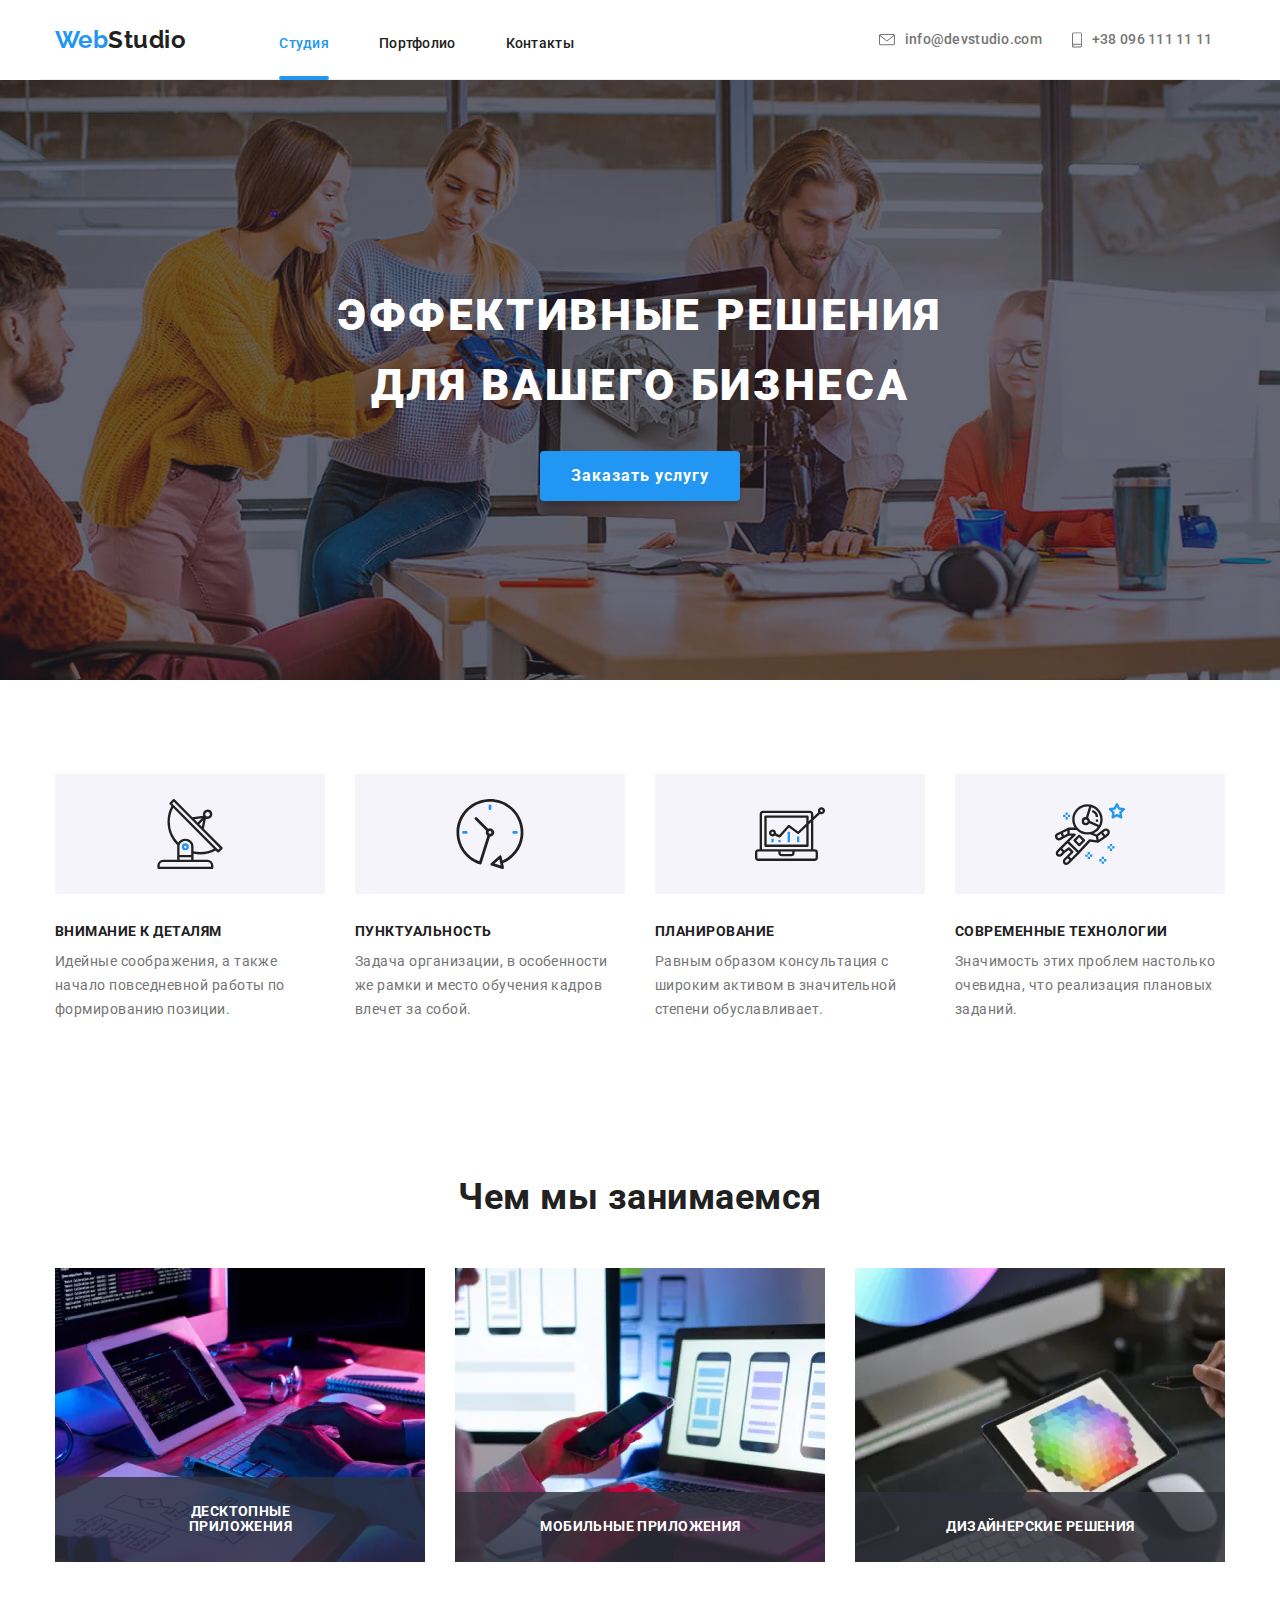
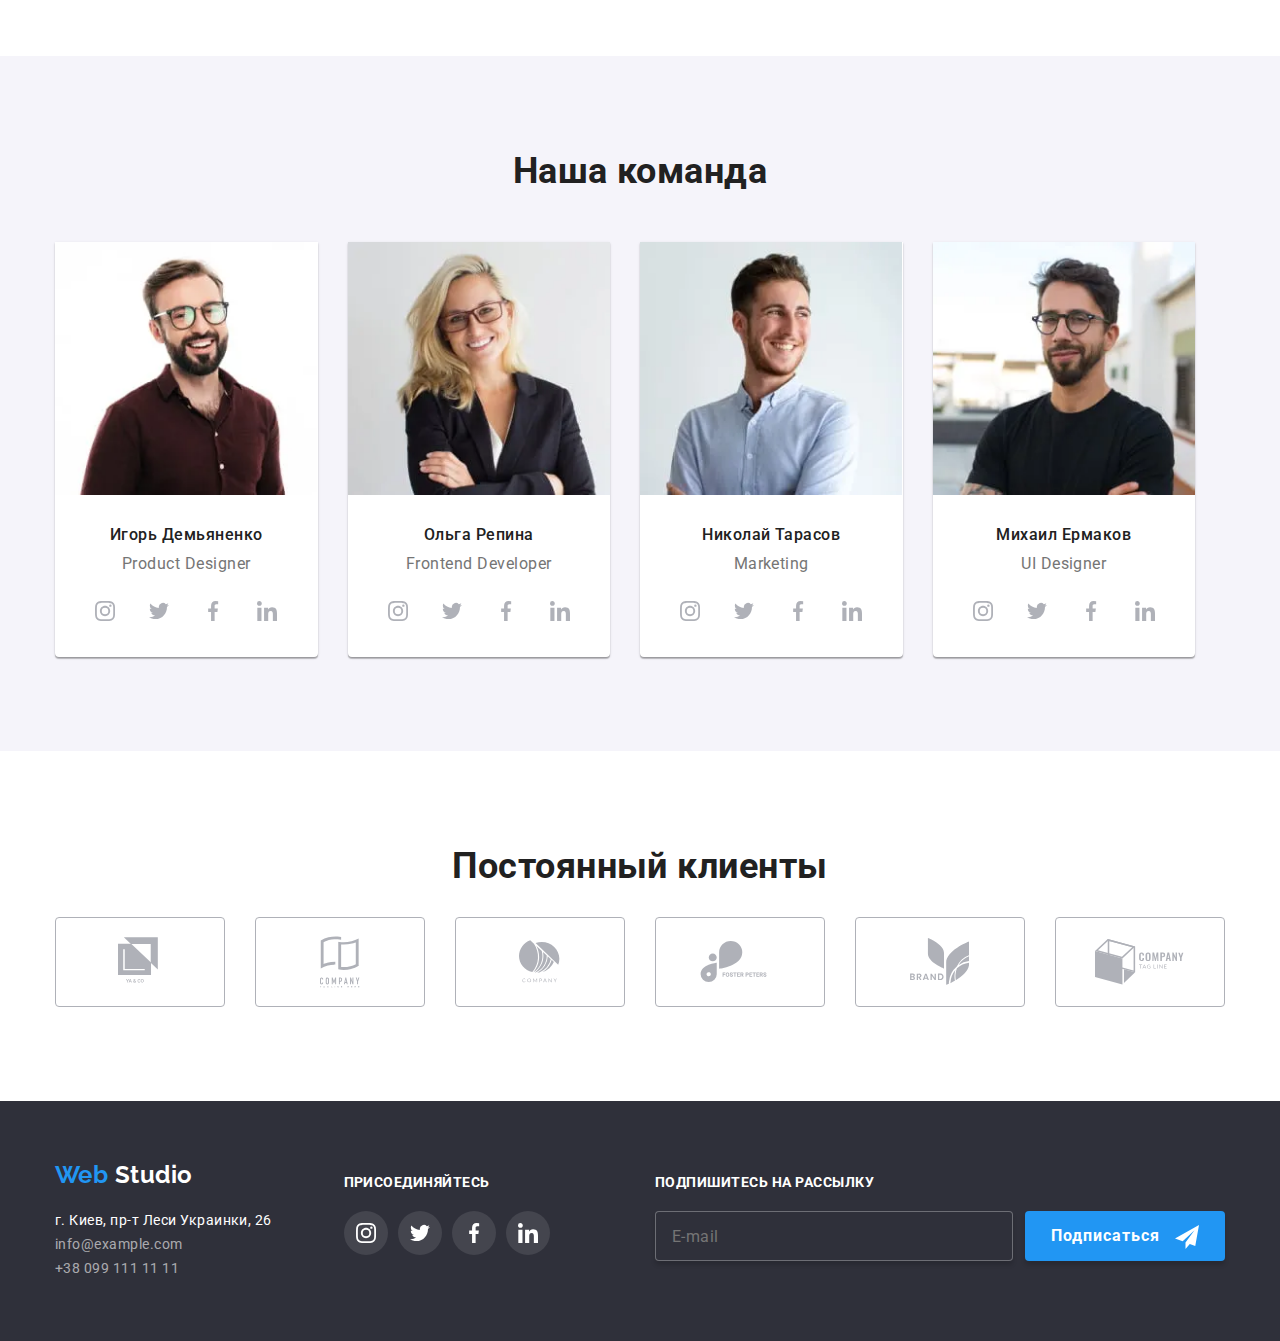
<file: index.html>
<!DOCTYPE html>
<html lang="ru">
	<head>
		<meta charset="UTF-8" />
		<meta name="description" content="WebStudio. About Us">
		<meta name="viewport" content="width=device-width, initial-scale=1.0" />
		<meta http-equiv="X-UA-Compatible" content="ie=edge" />
		<title>Web Studio</title>
		<link rel="stylesheet" href="./css/main.min.css" />
	</head>
	<body>
		<!-- Шапка -->
		<header class="page-header">
			<div class="head-container container">
				<a href="./index.html" class="logo padding">
					<span class="logo">
						<span class="logo-accent">Web</span>Studio</span>
				</a>
				<div class="head-links">
					<div class="menu-container" id="menu-container" data-menu>
						<div class="menu">
							<nav class="head-navi">
								<ul class="page list">
									<li class="page-item">
										<a href="./index.html" class="link current">Студия</a>
									</li>
									<li class="page-item">
										<a href="./portfolio.html" class="link">Портфолио</a>
									</li>
									<li class="page-item">
										<a href="" class="link">Контакты</a>
									</li>
								</ul>
							</nav>
							<ul class="head-contacts list">
								<li class="contacts-item mail">
									<a href="mailto:info@devstudio.com" class="link">
										<svg class="icon-envelope" height="12" width="16" aria-label="Электронная почта">
											<use href="./images/sprite.svg#envelope"></use>
										</svg>info@devstudio.com</a>
								</li>
								<li class="contacts-item tel">
									<a href="tel:+380961111111" class="link">
										<svg class="icon-phone" height="16" width="10" aria-label="Номер телефона">
											<use href="./images/sprite.svg#smartphone"></use>
										</svg>+38 096 111 11 11</a>
								</li>
							</ul>
						</div>
					</div>
					<button type="button" class="menu-button" aria-expanded="false" aria-controls="menu-container" data-menu-button>
						<svg width="40px" height="40px" aria-label="Переключатель мобильного меню">
							<use class="icon-menu" href="./images/sprite.svg#menu"></use>
							<use class="icon-cross" href="./images/sprite.svg#cross-1"></use>
						</svg>
					</button>
				</div>
			</div>
	</header>
		<main>
			<!-- Баннер -->
			<section class="banner">
				<h1 class="banner-title">
					Эффективные решения
					<br />
					для вашего бизнеса
				</h1>
				<button type="button" class="banner-button button" data-modal-open>Заказать услугу</button>
			</section>
			<!-- Под баннером -->
			<section class="benefits section">
				<div class="container">
					<h2 hidden>Наши преимущества</h2>
					<ul class="benefits-list list">
						<li class="benefits-item">
							<div class="benefits-bg">
								<svg aria-label="антенна" class="benefits-icon" height="70" width="70">
									<use href="./images/sprite.svg#antenna-1"></use>
								</svg>
							</div>
							<h3 class="header">Внимание к деталям</h3>
							<p class="text">
								Идейные соображения, а также начало повседневной работы по формированию позиции.
							</p>
						</li>
						<li class="benefits-item">
							<div class="benefits-bg">
								<svg aria-label="часы" class="benefits-icon" height="70" width="70">
									<use href="./images/sprite.svg#clock-1"></use>
								</svg>
							</div>
							<h3 class="header">Пунктуальность</h3>
							<p class="text">
								Задача организации, в особенности же рамки и место обучения кадров влечет за собой.
							</p>
						</li>
						<li class="benefits-item">
							<div class="benefits-bg">
								<svg aria-label="ноутбук" class="benefits-icon" height="70" width="70">
									<use href="./images/sprite.svg#laptop-1"></use>
								</svg>
							</div>
							<h3 class="header">Планирование</h3>
							<p class="text">
								Равным образом консультация с широким активом в значительной степени обуславливает.
							</p>
						</li>
						<li class="benefits-item">
							<div class="benefits-bg">
								<svg aria-label="астронавт" class="benefits-icon" height="70" width="70">
									<use href="./images/sprite.svg#astronaut-1"></use>
								</svg>
							</div>
							<h3 class="header">Современные технологии</h3>
							<p class="text">
								Значимость этих проблем настолько очевидна, что реализация плановых заданий.
							</p>
						</li>
					</ul>
				</div>
			</section>
			<!-- Чем занимаемся -->
			<section class="duties section">
				<div class="container">
					<h2 class="section-title">Чем мы занимаемся</h2>
					<ul class="duties-list list">
						<li class="duties-item">
							<picture>
								<source srcset="
								./images/tablet-1x.webp 1x, 
								./images/tablet-2x.webp 2x" type="image/webp" /> 
								<img srcset="
								./images/tablet-1x.jpg 1x, 
								./images/tablet-2x.jpg 2x" 
								src="./images/tablet.jpg" alt="планшет" width="370" height="294" />
							</picture>
							<p class="duties-text">Десктопные приложения</p>
						</li>
						<li class="duties-item">
							<picture>
								<source srcset="
								./images/smart-laptop-1x.webp 1x, 
								./images/smart-laptop-2x.webp 2x" type="image/webp" /> 
								<img srcset="
								./images/smart-laptop.jpg 1x, 
								./images/smart-laptop-2x.jpg 2x" 
								src="./images/smart-laptop.jpg" alt="смартфон и ноутбук" width="370" height="294" />
							</picture>
							<p class="duties-text">Мобильные приложения</p>
						</li>
						<li class="duties-item">
							<picture>
								<source srcset="
								./images/tablet-screen-1x.webp 1x, 
								./images/tablet-screen-2x.webp 2x" type="image/webp" /> 
								<img srcset="
								./images/tablet-screen.jpg 1x, 
								./images/tablet-screen.jpg 2x" 
								src="./images/tablet-screen.jpg" alt="экран планшета" width="370" height="294" />
							</picture>
							<p class="duties-text">Дизайнерские решения</p>
						</li>
					</ul>
				</div>
			</section>
			<!-- Наша команда -->
			<section class="team section">
				<div class="container">
					<h2 class="section-title">Наша команда</h2>
					<ul class="team-list list">
						<li class="team-member">
							<picture>
								<source srcset="./images/photo1-1200-1x.webp 1x, 
								./images/photo1-1200-2x.webp 2x" media="(min-width: 1200px)" type="image/webp" />
								<source srcset="./images/photo1-768-1x.webp 1x, 
								./images/photo1-768-2x.webp 2x" media="(min-width: 768px)" type="image/webp" />
								<source srcset="./images/photo1-480-1x.webp 1x, 
								./images/photo1-480-2x.webp 2x" type="image/webp" />
								<source srcset="./images/photo1-1200-1x.jpg 1x, 
								./images/photo1-1200-2x.jpg 2x" media="(min-width: 1200px)" />
								<source srcset="./images/photo1-768-1x.jpg 1x, 
								./images/photo1-768-2x.jpg 2x" media="(min-width: 768px)" />
								<source srcset="./images/photo1-480-1x.jpg 1x, 
								./images/photo1-480-2x.jpg 2x" />
								<img src="./images/photo1.jpg" alt="Фото Игоря Демьяненко" />
							</picture>
							<h3 class="header">Игорь Демьяненко</h3>
							<p class="text">Product Designer</p>
							<ul class="team-networks list">
								<li class="team-networks-item">
									<a
										href="https://www.instagram.com"
										class="link"
										target="_blank"
										rel="noopener noreferrer"
										aria-label="Ссылка на инстаграм"
									>
										<svg class="team-icon" height="20" width="20" aria-label="Инстаграм Николая">
											<use href="./images/sprite.svg#instagram-2"></use>
										</svg>
									</a>
								</li>
								<li class="team-networks-item">
									<a
										href="https://www.twitter.com"
										class="link"
										target="_blank"
										rel="noopener noreferrer"
										aria-label="Ссылка на твиттер"
									>
										<svg class="team-icon" height="20" width="20" aria-label="Твиттер Николая">
											<use href="./images/sprite.svg#twitter-1"></use>
										</svg>
									</a>
								</li>
								<li class="team-networks-item">
									<a
										href="https://www.facebook"
										class="link"
										target="_blank"
										rel="noopener noreferrer"
										aria-label="Ссылка на фейсбук"
									>
										<svg class="team-icon" height="20" width="20">
											<use href="./images/sprite.svg#facebook-1" aria-label="Фейсбук Николая"></use>
										</svg>
									</a>
								</li>
								<li class="team-networks-item">
									<a
										href="https://www.linkedin.com"
										class="link"
										target="_blank"
										rel="noopener noreferrer"
										aria-label="Ссылка на линкед ин"
									>
										<svg class="team-icon" height="20" width="20">
											<use href="./images/sprite.svg#linkedin-1" aria-label="Линкед ин Николая"></use>
										</svg>
									</a>
								</li>
							</ul>
						</li>
						<li class="team-member">
							<picture>
								<source srcset="./images/photo2-1200-1x.webp 1x, 
								./images/photo2-1200-2x.webp 2x" media="(min-width: 1200px)" type="image/webp" />
								<source srcset="./images/photo2-768-1x.webp 1x, 
								./images/photo2-768-2x.webp 2x" media="(min-width: 768px)" type="image/webp" />
								<source srcset="./images/photo2-480-1x.webp 1x, 
								./images/photo2-480-2x.webp 2x" type="image/webp" />
								<source srcset="./images/photo2-1200-1x.jpg 1x, 
								./images/photo2-1200-2x.jpg 2x" media="(min-width: 1200px)" />
								<source srcset="./images/photo2-768-1x.jpg 1x, 
								./images/photo2-768-2x.jpg 2x" media="(min-width: 768px)" />
								<source srcset="./images/photo2-480-1x.jpg 1x, 
								./images/photo2-480-2x.jpg 2x" />
								<img src="./images/photo2.jpg" alt="Фото Ольги Репиной" />
							</picture>
							<h3 class="header">Ольга Репина</h3>
							<p class="text">Frontend Developer</p>
							<ul class="team-networks list">
								<li class="team-networks-item">
									<a
										href="https://www.instagram.com"
										class="link"
										target="_blank"
										rel="noopener noreferrer"
										aria-label="Ссылка на инстаграм"
									>
										<svg class="team-icon" height="20" width="20">
											<use href="./images/sprite.svg#instagram-2"></use>
										</svg>
									</a>
								</li>
								<li class="team-networks-item">
									<a
										href="https://www.twitter.com"
										class="link"
										target="_blank"
										rel="noopener noreferrer"
										aria-label="Ссылка на твиттер"
									>
										<svg class="team-icon" height="20" width="20">
											<use href="./images/sprite.svg#twitter-1"></use>
										</svg>
									</a>
								</li>
								<li class="team-networks-item">
									<a
										href="https://www.facebook"
										class="link"
										target="_blank"
										rel="noopener noreferrer"
										aria-label="Ссылка на фейсбук"
									>
										<svg class="team-icon" height="20" width="20">
											<use href="./images/sprite.svg#facebook-1"></use>
										</svg>
									</a>
								</li>
								<li class="team-networks-item">
									<a
										href="https://www.linkedin.com"
										class="link"
										target="_blank"
										rel="noopener noreferrer"
										aria-label="Ссылка на линкед ин"
									>
										<svg class="team-icon" height="20" width="20">
											<use href="./images/sprite.svg#linkedin-1"></use>
										</svg>
									</a>
								</li>
							</ul>
						</li>
						<li class="team-member">
							<picture>
								<source srcset="./images/photo3-1200-1x.webp 1x, 
								./images/photo3-1200-2x.webp 2x" media="(min-width: 1200px)" type="image/webp" />
								<source srcset="./images/photo3-768-1x.webp 1x, 
								./images/photo3-768-2x.webp 2x" media="(min-width: 768px)" type="image/webp" />
								<source srcset="./images/photo3-480-1x.webp 1x, 
								./images/photo3-480-2x.webp 2x" type="image/webp" />
								<source srcset="./images/photo3-1200-1x.jpg 1x, 
								./images/photo3-1200-2x.jpg 2x" media="(min-width: 1200px)" />
								<source srcset="./images/photo3-768-1x.jpg 1x, 
								./images/photo3-768-2x.jpg 2x" media="(min-width: 768px)" />
								<source srcset="./images/photo3-480-1x.jpg 1x, 
								./images/photo3-480-2x.jpg 2x" />
								<img src="./images/photo3.jpg" alt="Фото Николая Тарасова" />
							</picture>
							<h3 class="header">Николай Тарасов</h3>
							<p class="text">Marketing</p>
							<ul class="team-networks list">
								<li class="team-networks-item">
									<a
										href="https://www.instagram.com"
										class="link"
										target="_blank"
										rel="noopener noreferrer"
										aria-label="Ссылка на инстаграм"
									>
										<svg class="team-icon" height="20" width="20">
											<use href="./images/sprite.svg#instagram-2"></use>
										</svg>
									</a>
								</li>
								<li class="team-networks-item">
									<a
										href="https://www.twitter.com"
										class="link"
										target="_blank"
										rel="noopener noreferrer"
										aria-label="Ссылка на твиттер"
									>
										<svg class="team-icon" height="20" width="20">
											<use href="./images/sprite.svg#twitter-1"></use>
										</svg>
									</a>
								</li>
								<li class="team-networks-item">
									<a
										href="https://www.facebook"
										class="link"
										target="_blank"
										rel="noopener noreferrer"
										aria-label="Ссылка на фейсбук"
									>
										<svg class="team-icon" height="20" width="20">
											<use href="./images/sprite.svg#facebook-1"></use>
										</svg>
									</a>
								</li>
								<li class="team-networks-item">
									<a
										href="https://www.linkedin.com"
										class="link"
										target="_blank"
										rel="noopener noreferrer"
										aria-label="Ссылка на линкед ин"
									>
										<svg class="team-icon" height="20" width="20">
											<use href="./images/sprite.svg#linkedin-1"></use>
										</svg>
									</a>
								</li>
							</ul>
						</li>
						<li class="team-member">
							<picture>
								<source srcset="./images/photo4-1200-1x.webp 1x, 
								./images/photo4-1200-2x.webp 2x" media="(min-width: 1200px)" type="image/webp" />
								<source srcset="./images/photo4-768-1x.webp 1x, 
								./images/photo4-768-2x.webp 2x" media="(min-width: 768px)" type="image/webp" />
								<source srcset="./images/photo4-480-1x.webp 1x, 
								./images/photo4-480-2x.webp 2x" type="image/webp" />
								<source srcset="./images/photo4-1200-1x.jpg 1x, 
								./images/photo4-1200-2x.jpg 2x" media="(min-width: 1200px)" />
								<source srcset="./images/photo4-768-1x.jpg 1x, 
								./images/photo4-768-2x.jpg 2x" media="(min-width: 768px)" />
								<source srcset="./images/photo4-480-1x.jpg 1x, 
								./images/photo4-480-2x.jpg 2x" />
								<img src="./images/photo4.jpg" alt="Фото михаила Ермакова" />
							</picture>
							<h3 class="header">Михаил Ермаков</h3>
							<p class="text">UI Designer</p>
							<ul class="team-networks list">
								<li class="team-networks-item">
									<a
										href="https://www.instagram.com"
										class="link"
										target="_blank"
										rel="noopener noreferrer"
										aria-label="Ссылка на инстаграм"
									>
										<svg class="team-icon" height="20" width="20">
											<use href="./images/sprite.svg#instagram-2"></use>
										</svg>
									</a>
								</li>
								<li class="team-networks-item">
									<a
										href="https://www.twitter.com"
										class="link"
										target="_blank"
										rel="noopener noreferrer"
										aria-label="Ссылка на твиттер"
									>
										<svg class="team-icon" height="20" width="20">
											<use href="./images/sprite.svg#twitter-1"></use>
										</svg>
									</a>
								</li>
								<li class="team-networks-item">
									<a
										href="https://www.facebook"
										class="link"
										target="_blank"
										rel="noopener noreferrer"
										aria-label="Ссылка на фейсбук"
									>
										<svg class="team-icon" height="20" width="20">
											<use href="./images/sprite.svg#facebook-1"></use>
										</svg>
									</a>
								</li>
								<li class="team-networks-item">
									<a
										href="https://www.linkedin.com"
										class="link"
										target="_blank"
										rel="noopener noreferrer"
										aria-label="Ссылка на линкед ин"
									>
										<svg class="team-icon" height="20" width="20">
											<use href="./images/sprite.svg#linkedin-1"></use>
										</svg>
									</a>
								</li>
							</ul>
						</li>
					</ul>
				</div>
			</section>
			<!-- Постоянные клиенты -->
			<section class="clients section">
				<div class="container">
					<h2 class="section-title">Постоянный клиенты</h2>
					<ul class="clients-list list">
						<li class="clients-item">
							<a href="" class="link" target="_blank" rel="noopener noreferrer">
								<svg class="clients-icon" width="44" height="49">
									<use href="./images/sprite.svg#logo-1"></use>
								</svg>
							</a>
						</li>
						<li class="clients-item">
							<a href="" class="link" target="_blank" rel="noopener noreferrer">
								<svg class="clients-icon" width="40" height="52">
									<use href="./images/sprite.svg#logo-2"></use>
								</svg>
							</a>
						</li>
						<li class="clients-item">
							<a href="" class="link" target="_blank" rel="noopener noreferrer">
								<svg class="clients-icon" width="41" height="43">
									<use href="./images/sprite.svg#logo-3"></use>
								</svg>
							</a>
						</li>
						<li class="clients-item">
							<a href="" class="link" target="_blank" rel="noopener noreferrer">
								<svg class="clients-icon" width="80" height="42">
									<use href="./images/sprite.svg#logo-4"></use>
								</svg>
							</a>
						</li>
						<li class="clients-item">
							<a href="" class="link" target="_blank" rel="noopener noreferrer">
								<svg class="clients-icon" width="59" height="47">
									<use href="./images/sprite.svg#logo-5"></use>
								</svg>
							</a>
						</li>
						<li class="clients-item">
							<a href="" class="link" target="_blank" rel="noopener noreferrer">
								<svg class="clients-icon" width="89" height="46">
									<use href="./images/sprite.svg#logo-6"></use>
								</svg>
							</a>
						</li>
					</ul>
				</div>
			</section>
		</main>
		<!-- Футер -->
		<footer class="footer">
			<div class="footer-container container">
				<div class="footer-navi">
					<a href="./index.html">
						<span class="logo">
							<span class="logo-accent">Web</span>
							<span class="logo-accent-footer">Studio</span>
						</span>
					</a>
					<address class="address-list">
						<span class="address">
							г. Киев, пр-т Леси Украинки, 26
							<br />
						</span>
						<span class="address-text">
							info@example.com
							<br />
							+38 099 111 11 11
							<br />
						</span>
					</address>
				</div>
				<div class="networks">
					<b class="footer-title">Присоединяйтесь</b>
					<ul class="networks-list list">
						<li class="networks-item">
							<a
								href="https://www.instagram.com"
								class="link"
								target="_blank"
								rel="noopener noreferrer"
								aria-label="Ссылка на инстаграм"
							>
								<svg class="footer-icon" height="20" width="20">
									<use href="./images/sprite.svg#instagram-2"></use>
								</svg>
							</a>
						</li>
						<li class="networks-item">
							<a
								href="https://www.twitter.com"
								class="link"
								target="_blank"
								rel="noopener noreferrer"
								aria-label="Ссылка на твиттер"
							>
								<svg class="footer-icon" height="20" width="20">
									<use href="./images/sprite.svg#twitter-1"></use>
								</svg>
							</a>
						</li>
						<li class="networks-item">
							<a
								href="https://www.facebook"
								class="link"
								target="_blank"
								rel="noopener noreferrer"
								aria-label="Ссылка на фейсбук"
							>
								<svg class="footer-icon" height="20" width="20">
									<use href="./images/sprite.svg#facebook-1"></use>
								</svg>
							</a>
						</li>
						<li class="networks-item">
							<a
								href="https://www.linkedin.com"
								class="link"
								target="_blank"
								rel="noopener noreferrer"
								aria-label="Ссылка на линкед ин"
							>
								<svg class="footer-icon" height="20" width="20">
									<use href="./images/sprite.svg#linkedin-1"></use>
								</svg>
							</a>
						</li>
					</ul>
				</div>
				<div class="footer-email">
					<b class="footer-title">Подпишитесь на рассылку</b>
					<form class="email-list">
						<label class="email-item">
							<input type="email" class="footer-input" name="email" placeholder="E-mail" />
							<button type="submit" class="button">
								<a href="https://www.twitter.com" class="button-footer-link" target="_blank" rel="noopener noreferrer">
									Подписаться
									<svg class="button-twitter" height="24" width="24">
										<use href="./images/sprite.svg#button-icon"></use>
									</svg>
								</a>
							</button>
						</label>
					</form>
				</div>
			</div>
		</footer>
		<!-- Модальное окно -->
		<div class="backdrop is-hidden" data-modal>
			<div class="modal">
				<button type="button" class="modal-close" data-modal-close>
					<svg aria-label="кнопка закрытия" class="modal-close-button" height="11" width="11">
						<use href="./images/sprite.svg#cross"></use>
					</svg>
				</button>
				<form method="POST" class="form" autocomplete="off">
					<b>Оставьте свои данные, мы вам перезвоним</b>
					<label class="form-field">
						<span class="modal-label">Имя</span>
						<input type="text" name="name" id="name" class="modal-input" />
						<svg aria-label="человек" class="modal-icon" height="18" width="18">
							<use href="./images/sprite.svg#name"></use>
						</svg>
					</label>
					<label class="form-field">
						<span class="modal-label">Телефон</span>
						<input type="tel" name="tel" class="modal-input" />
						<svg aria-label="телефонная трубка" class="modal-icon" height="18" width="18">
							<use href="./images/sprite.svg#tel"></use>
						</svg>
					</label>
					<label class="form-field">
						<span class="modal-label">Почта</span>
						<input type="email" name="email" class="modal-input" />
						<svg aria-label="конверт" class="modal-icon" height="18" width="18">
							<use href="./images/sprite.svg#mail"></use>
						</svg>
					</label>
					<label class="form-field">
						<span class="modal-label">Комментарий</span>
						<textarea name="comment" placeholder="Введите текст" class="modal-input"></textarea>
					</label>
					<label class="checkbox-field">
						<input type="checkbox" name="policy" value="agree" class="checkbox" />
						<span class="checkbox-icon">
							<svg aria-label="галочка" height="15" width="16">
								<use href="./images/sprite.svg#tick"></use>
							</svg>
						</span>
						<span class="checkbox-label">
							Соглашаюсь с рассылкой и принимаю
							<a href="#" class="checkbox-label underlined">Условия договора</a>
						</span>
					</label>
					<button type="submit" class="banner-button button">Отправить</button>
				</form>
			</div>
		</div>
		<script src="./js/modal.js"></script>
		<script src="./js/menu.js"></script>
	</body>
</html>
</file>
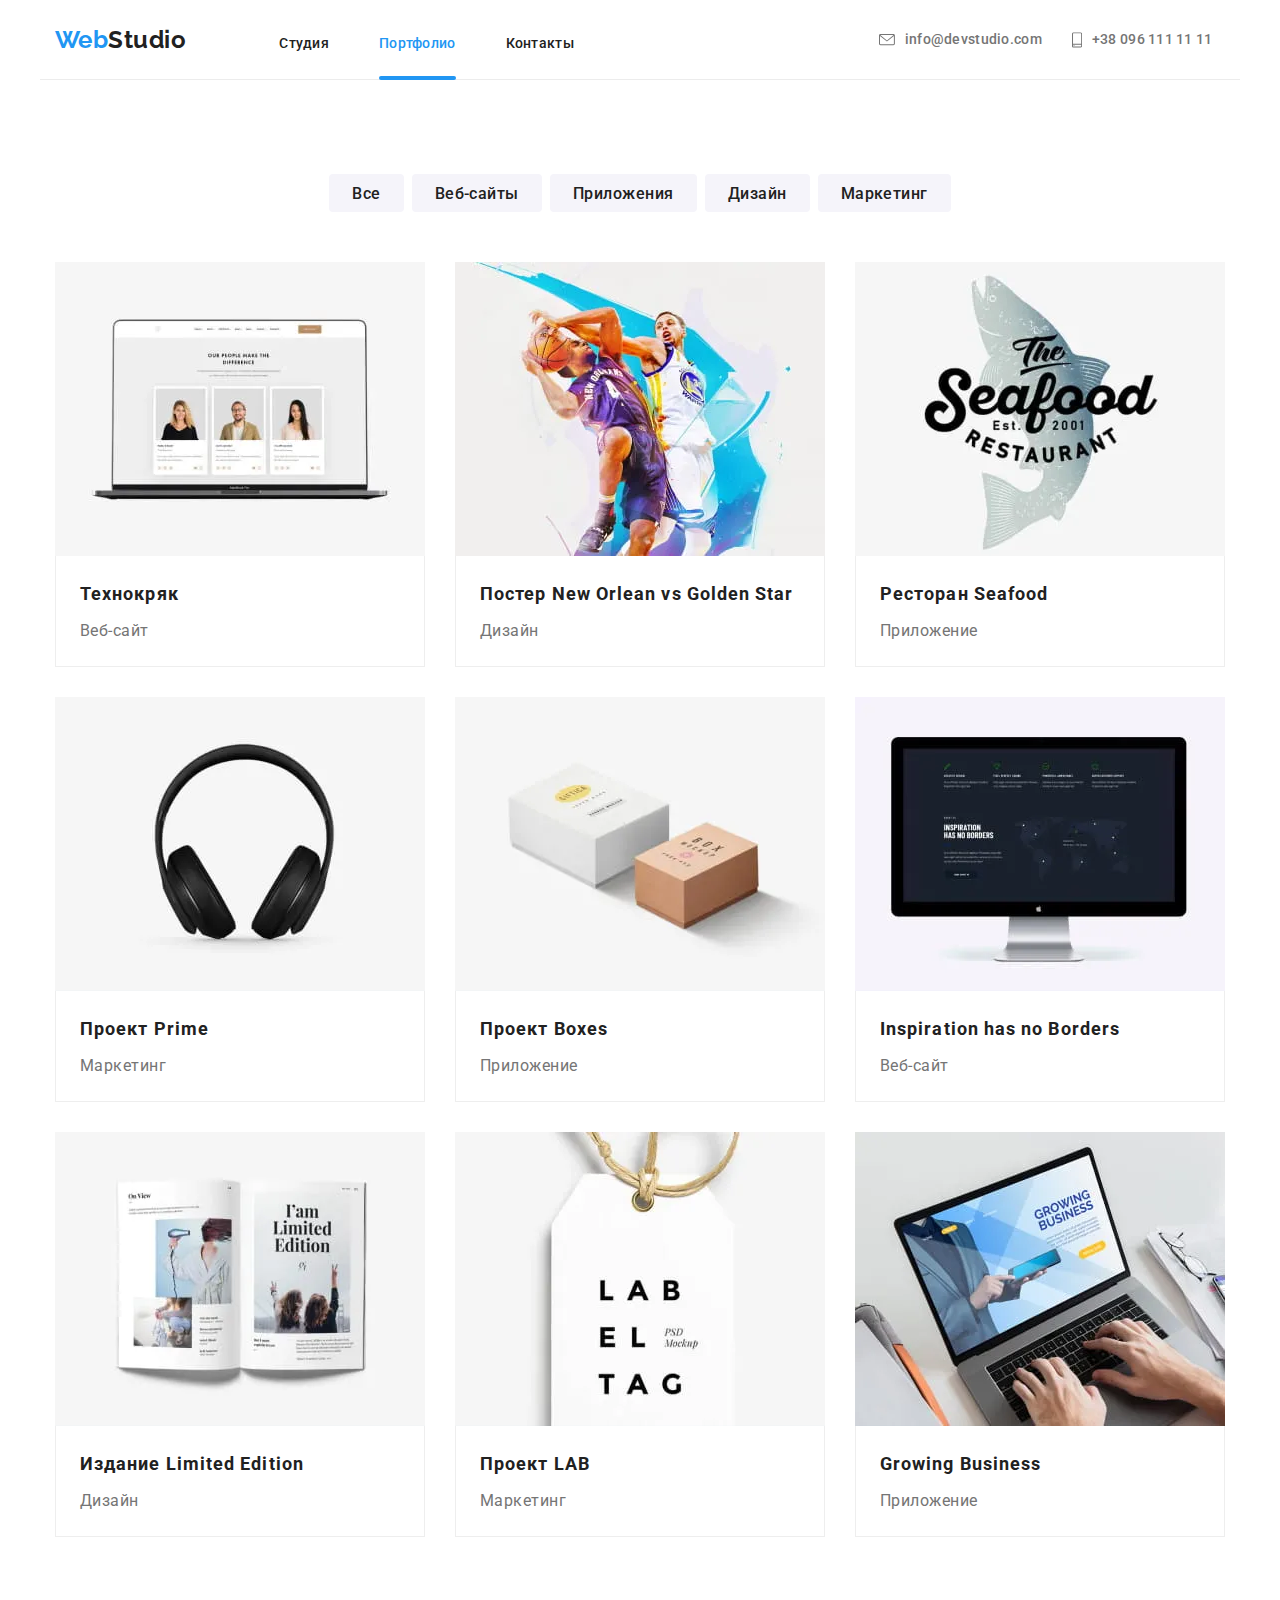
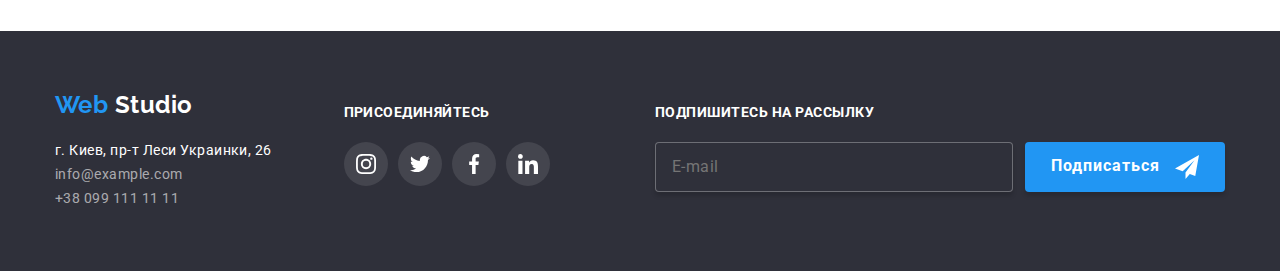
<file: portfolio.html>
<!DOCTYPE html>
<html lang="ru">
	<head>
		<meta charset="UTF-8" />
		<meta name="description" content="WebStudio. Our Portfolio">
		<meta name="viewport" content="width=device-width, initial-scale=1.0" />
		<meta http-equiv="X-UA-Compatible" content="ie=edge" />
		<title>Portfolio</title>
		<link rel="stylesheet" href="./css/portfolio.min.css" />
	</head>
	<body>
		<!-- Шапка -->
		<header class="page-header">
			<div class="head-container container">
				<a href="./index.html" class="logo padding">
					<span class="logo">
						<span class="logo-accent">Web</span>Studio</span>
				</a>
				<div class="head-links">
					<div class="menu-container" id="menu-container" data-menu>
						<div class="menu">
							<nav class="head-navi">
								<ul class="page list">
									<li class="page-item">
										<a href="./index.html" class="link">Студия</a>
									</li>
									<li class="page-item">
										<a href="./portfolio.html" class="link current">Портфолио</a>
									</li>
									<li class="page-item">
										<a href="" class="link">Контакты</a>
									</li>
								</ul>
							</nav>
							<ul class="head-contacts list">
								<li class="contacts-item mail">
									<a href="mailto:info@devstudio.com" class="link">
										<svg class="icon-envelope" height="12" width="16" aria-label="Электронная почта">
											<use href="./images/sprite.svg#envelope"></use>
										</svg>info@devstudio.com</a>
								</li>
								<li class="contacts-item tel">
									<a href="tel:+380961111111" class="link">
										<svg class="icon-phone" height="16" width="10" aria-label="Номер телефона">
											<use href="./images/sprite.svg#smartphone"></use>
										</svg>+38 096 111 11 11</a>
								</li>
							</ul>
						</div>
					</div>
					<button type="button" class="menu-button" aria-expanded="false" aria-controls="menu-container" data-menu-button>
						<svg width="40px" height="40px" aria-label="Переключатель мобильного меню">
							<use class="icon-menu" href="./images/sprite.svg#menu"></use>
							<use class="icon-cross" href="./images/sprite.svg#cross-1"></use>
						</svg>
					</button>
				</div>
			</div>
	</header>
		<!-- Главный контент -->
		<main>
			<div class="portfolio-container">
				<div class="container">
					<h1 hidden>Портфолио</h1>
					<ul class="filter list">
						<li class="filter-item"><button type="button" class="button">Все</button></li>
						<li class="filter-item"><button type="button" class="button">Веб-сайты</button></li>
						<li class="filter-item"><button type="button" class="button">Приложения</button></li>
						<li class="filter-item"><button type="button" class="button">Дизайн</button></li>
						<li class="filter-item"><button type="button" class="button">Маркетинг</button></li>
					</ul>
				</div>
				<section class="projects section">
					<div class="container">
						<ul class="cards-list list">
							<li class="cards">
								<a href="" class="link">
									<div class="cards-thumb">
										<picture><source srcset="./images/portfolio-images/laptop-1200-1x.webp 1x, 
											./images/portfolio-images/laptop-1200-2x.webp 2x" media="(min-width: 1200px)" type="image/webp" />
											<source srcset="./images/portfolio-images/laptop-768-1x.webp 1x, 
											./images/portfolio-images/laptop-768-2x.webp 2x" media="(min-width: 768px)" type="image/webp" />
											<source srcset="./images/portfolio-images/laptop-480-1x.webp 1x, 
											./images/portfolio-images/laptop-480-2x.webp 2x" type="image/webp" />
											<source srcset="./images/portfolio-images/laptop-1200-1x.jpg 1x, 
											./images/portfolio-images/laptop-1200-2x.jpg 2x" media="(min-width: 1200px)" />
											<source srcset="./images/portfolio-images/laptop-768-1x.jpg 1x, 
											./images/portfolio-images/laptop-768-2x.jpg 2x" media="(min-width: 768px)" />
											<source srcset="./images/portfolio-images/laptop-480-1x.jpg 1x, 
											./images/portfolio-images/laptop-480-2x.jpg 2x" />
											<img src="./images/portfolio-images/laptop.jpg" alt="Ноутбук" />
										</picture>
										<div class="cards-overlay">
											<p class="cards-thumb-text">
												Технокряк это современная площадка распространения коронавируса. Компании используют эту
												платформу для цифрового шпионажа и атак на защищённые сервера конкурентов.
											</p>
										</div>
									</div>
									<div class="cards-text">
										<h3 class="header">Технокряк</h3>
										<p class="text">Веб-сайт</p>
									</div>
								</a>
							</li>
							<li class="cards">
								<a href="" class="link">
									<div class="cards-thumb">
										<picture>
											<source srcset="./images/portfolio-images/basketball-1200-1x.webp 1x, 
											./images/portfolio-images/basketball-1200-2x.webp 2x" media="(min-width: 1200px)" type="image/webp" />
											<source srcset="./images/portfolio-images/basketball-768-1x.webp 1x, 
											./images/portfolio-images/basketball-768-2x.webp 2x" media="(min-width: 768px)" type="image/webp" />
											<source srcset="./images/portfolio-images/basketball-480-1x.webp 1x, 
											./images/portfolio-images/basketball-480-2x.webp 2x" type="image/webp" />
											<source srcset="./images/portfolio-images/basketball-1200-1x.jpg 1x, 
											./images/portfolio-images/basketball-1200-2x.jpg 2x" media="(min-width: 1200px)" />
											<source srcset="./images/portfolio-images/basketball-768-1x.jpg 1x, 
											./images/portfolio-images/basketball-768-2x.jpg 2x" media="(min-width: 768px)" />
											<source srcset="./images/portfolio-images/basketball-480-1x.jpg 1x, 
											./images/portfolio-images/basketball-480-2x.jpg 2x" />
											<img src="./images/portfolio-images/basketball.jpg"
											alt="Два человека играют в баскетбол" />
										</picture>
										<div class="cards-overlay">
											<p class="cards-thumb-text">
												Технокряк это современная площадка распространения коронавируса. Компании используют эту
												платформу для цифрового шпионажа и атак на защищённые сервера конкурентов.
											</p>
										</div>
									</div>
									<div class="cards-text">
										<h3 class="header">Постер New Orlean vs Golden Star</h3>
										<p class="text">Дизайн</p>
									</div>
								</a>
							</li>
							<li class="cards">
								<a href="" class="link">
									<div class="cards-thumb">
										<picture>
											<source srcset="./images/portfolio-images/seafood-1200-1x.webp 1x, 
											./images/portfolio-images/seafood-1200-2x.webp 2x" media="(min-width: 1200px)" type="image/webp" />
											<source srcset="./images/portfolio-images/seafood-768-1x.webp 1x, 
											./images/portfolio-images/seafood-768-2x.webp 2x" media="(min-width: 768px)" type="image/webp" />
											<source srcset="./images/portfolio-images/seafood-480-1x.webp 1x, 
											./images/portfolio-images/seafood-480-2x.webp 2x" type="image/webp" />
											<source srcset="./images/portfolio-images/seafood-1200-1x.jpg 1x, 
											./images/portfolio-images/seafood-1200-2x.jpg 2x" media="(min-width: 1200px)" />
											<source srcset="./images/portfolio-images/seafood-768-1x.jpg 1x, 
											./images/portfolio-images/seafood-768-2x.jpg 2x" media="(min-width: 768px)" />
											<source srcset="./images/portfolio-images/seafood-480-1x.jpg 1x, 
											./images/portfolio-images/seafood-480-2x.jpg 2x" />
											<img src="./images/portfolio-images/seafood.jpg" alt="Постер ресторана" />
										</picture>
										<div class="cards-overlay">
											<p class="cards-thumb-text">
												Технокряк это современная площадка распространения коронавируса. Компании используют эту
												платформу для цифрового шпионажа и атак на защищённые сервера конкурентов.
											</p>
										</div>
									</div>
									<div class="cards-text">
										<h3 class="header">Ресторан Seafood</h3>
										<p class="text">Приложение</p>
									</div>
								</a>
							</li>
							<li class="cards">
								<a href="" class="link">
									<div class="cards-thumb">
										<picture>
											<source srcset="./images/portfolio-images/headphones-1200-1x.webp 1x, 
											./images/portfolio-images/headphones-1200-2x.webp 2x" media="(min-width: 1200px)" type="image/webp" />
											<source srcset="./images/portfolio-images/headphones-768-1x.webp 1x, 
											./images/portfolio-images/headphones-768-2x.webp 2x" media="(min-width: 768px)" type="image/webp" />
											<source srcset="./images/portfolio-images/headphones-480-1x.webp 1x, 
											./images/portfolio-images/headphones-480-2x.webp 2x" type="image/webp" />
											<source srcset="./images/portfolio-images/headphones-1200-1x.jpg 1x, 
											./images/portfolio-images/headphones-1200-2x.jpg 2x" media="(min-width: 1200px)" />
											<source srcset="./images/portfolio-images/headphones-768-1x.jpg 1x, 
											./images/portfolio-images/headphones-768-2x.jpg 2x" media="(min-width: 768px)" />
											<source srcset="./images/portfolio-images/headphones-480-1x.jpg 1x, 
											./images/portfolio-images/headphones-480-2x.jpg 2x" />
											<img src="./images/portfolio-images/headphones.jpg" alt="Наушники" />
										</picture>
										<div class="cards-overlay">
											<p class="cards-thumb-text">
												Технокряк это современная площадка распространения коронавируса. Компании используют эту
												платформу для цифрового шпионажа и атак на защищённые сервера конкурентов.
											</p>
										</div>
									</div>
									<div class="cards-text">
										<h3 class="header">Проект Prime</h3>
										<p class="text">Маркетинг</p>
									</div>
								</a>
							</li>
							<li class="cards">
								<a href="" class="link">
									<div class="cards-thumb">
										<picture>
											<source srcset="./images/portfolio-images/boxes-1200-1x.webp 1x, 
											./images/portfolio-images/boxes-1200-2x.webp 2x" media="(min-width: 1200px)" type="image/webp" />
											<source srcset="./images/portfolio-images/boxes-768-1x.webp 1x, 
											./images/portfolio-images/boxes-768-2x.webp 2x" media="(min-width: 768px)" type="image/webp" />
											<source srcset="./images/portfolio-images/boxes-480-1x.webp 1x, 
											./images/portfolio-images/boxes-480-2x.webp 2x" type="image/webp" />
											<source srcset="./images/portfolio-images/boxes-1200-1x.jpg 1x, 
											./images/portfolio-images/boxes-1200-2x.jpg 2x" media="(min-width: 1200px)" />
											<source srcset="./images/portfolio-images/boxes-768-1x.jpg 1x, 
											./images/portfolio-images/boxes-768-2x.jpg 2x" media="(min-width: 768px)" />
											<source srcset="./images/portfolio-images/boxes-480-1x.jpg 1x, 
											./images/portfolio-images/boxes-480-2x.jpg 2x" />
											<img src="./images/portfolio-images/boxes.jpg" alt="Две коробки" />
										</picture>
										<div class="cards-overlay">
											<p class="cards-thumb-text">
												Технокряк это современная площадка распространения коронавируса. Компании используют эту
												платформу для цифрового шпионажа и атак на защищённые сервера конкурентов.
											</p>
										</div>
									</div>
									<div class="cards-text">
										<h3 class="header">Проект Boxes</h3>
										<p class="text">Приложение</p>
									</div>
								</a>
							</li>
							<li class="cards">
								<a href="" class="link">
									<div class="cards-thumb">
										<picture>
											<source srcset="./images/portfolio-images/screen-1200-1x.webp 1x, 
											./images/portfolio-images/screen-1200-2x.webp 2x" media="(min-width: 1200px)" type="image/webp" />
											<source srcset="./images/portfolio-images/screen-768-1x.webp 1x, 
											./images/portfolio-images/screen-768-2x.webp 2x" media="(min-width: 768px)" type="image/webp" />
											<source srcset="./images/portfolio-images/screen-480-1x.webp 1x, 
											./images/portfolio-images/screen-480-2x.webp 2x" type="image/webp" />
											<source srcset="./images/portfolio-images/screen-1200-1x.jpg 1x, 
											./images/portfolio-images/screen-1200-2x.jpg 2x" media="(min-width: 1200px)" />
											<source srcset="./images/portfolio-images/screen-768-1x.jpg 1x, 
											./images/portfolio-images/screen-768-2x.jpg 2x" media="(min-width: 768px)" />
											<source srcset="./images/portfolio-images/screen-480-1x.jpg 1x, 
											./images/portfolio-images/screen-480-2x.jpg 2x" />
											<img src="./images/portfolio-images/screen.jpg" alt="Монитор" />
										</picture>
										<div class="cards-overlay">
											<p class="cards-thumb-text">
												Технокряк это современная площадка распространения коронавируса. Компании используют эту
												платформу для цифрового шпионажа и атак на защищённые сервера конкурентов.
											</p>
										</div>
									</div>
									<div class="cards-text">
										<h3 class="header">Inspiration has no Borders</h3>
										<p class="text">Веб-сайт</p>
									</div>
								</a>
							</li>
							<li class="cards">
								<a href="" class="link">
									<div class="cards-thumb">
										<picture>
											<source srcset="./images/portfolio-images/magazine-1200-1x.webp 1x, 
											./images/portfolio-images/magazine-1200-2x.webp 2x" media="(min-width: 1200px)" type="image/webp" />
											<source srcset="./images/portfolio-images/magazine-768-1x.webp 1x, 
											./images/portfolio-images/magazine-768-2x.webp 2x" media="(min-width: 768px)" type="image/webp" />
											<source srcset="./images/portfolio-images/magazine-480-1x.webp 1x, 
											./images/portfolio-images/magazine-480-2x.webp 2x" type="image/webp" />
											<source srcset="./images/portfolio-images/magazine-1200-1x.jpg 1x, 
											./images/portfolio-images/magazine-1200-2x.jpg 2x" media="(min-width: 1200px)" />
											<source srcset="./images/portfolio-images/magazine-768-1x.jpg 1x, 
											./images/portfolio-images/magazine-768-2x.jpg 2x" media="(min-width: 768px)" />
											<source srcset="./images/portfolio-images/magazine-480-1x.jpg 1x, 
											./images/portfolio-images/magazine-480-2x.jpg 2x" />
											<img src="./images/portfolio-images/magazine.jpg" alt="Журнал" />
										</picture>
										<div class="cards-overlay">
											<p class="cards-thumb-text">
												Технокряк это современная площадка распространения коронавируса. Компании используют эту
												платформу для цифрового шпионажа и атак на защищённые сервера конкурентов.
											</p>
										</div>
									</div>
									<div class="cards-text">
										<h3 class="header">Издание Limited Edition</h3>
										<p class="text">Дизайн</p>
									</div>
								</a>
							</li>
							<li class="cards">
								<a href="" class="link">
									<div class="cards-thumb">
										<picture>
											<source srcset="./images/portfolio-images/labe-1200-1x.webp 1x, 
											./images/portfolio-images/labe-1200-2x.webp 2x" media="(min-width: 1200px)" type="image/webp" />
											<source srcset="./images/portfolio-images/labe-768-1x.webp 1x, 
											./images/portfolio-images/labe-768-2x.webp 2x" media="(min-width: 768px)" type="image/webp" />
											<source srcset="./images/portfolio-images/labe-480-1x.webp 1x, 
											./images/portfolio-images/labe-480-2x.webp 2x" type="image/webp" />
											<source srcset="./images/portfolio-images/labe-1200-1x.jpg 1x, 
											./images/portfolio-images/labe-1200-2x.jpg 2x" media="(min-width: 1200px)" />
											<source srcset="./images/portfolio-images/labe-768-1x.jpg 1x, 
											./images/portfolio-images/labe-768-2x.jpg 2x" media="(min-width: 768px)" />
											<source srcset="./images/portfolio-images/labe-480-1x.jpg 1x, 
											./images/portfolio-images/labe-480-2x.jpg 2x" />
											<img src="./images/portfolio-images/labe.jpg" alt="Бирка" />
										</picture>
										<div class="cards-overlay">
											<p class="cards-thumb-text">
												Технокряк это современная площадка распространения коронавируса. Компании используют эту
												платформу для цифрового шпионажа и атак на защищённые сервера конкурентов.
											</p>
										</div>
									</div>
									<div class="cards-text">
										<h3 class="header">Проект LAB</h3>
										<p class="text">Маркетинг</p>
									</div>
								</a>
							</li>
							<li class="cards">
								<a href="" class="link">
									<div class="cards-thumb">
										<picture>
											<source srcset="./images/portfolio-images/business-laptop-1200-1x.webp 1x, 
											./images/portfolio-images/business-laptop-1200-2x.webp 2x" media="(min-width: 1200px)" type="image/webp" />
											<source srcset="./images/portfolio-images/business-laptop-768-1x.webp 1x, 
											./images/portfolio-images/business-laptop-768-2x.webp 2x" media="(min-width: 768px)" type="image/webp" />
											<source srcset="./images/portfolio-images/business-laptop-480-1x.webp 1x, 
											./images/portfolio-images/business-laptop-480-2x.webp 2x" type="image/webp" />
											<source srcset="./images/portfolio-images/business-laptop-1200-1x.jpg 1x, 
											./images/portfolio-images/business-laptop-1200-2x.jpg 2x" media="(min-width: 1200px)" />
											<source srcset="./images/portfolio-images/business-laptop-768-1x.jpg 1x, 
											./images/portfolio-images/business-laptop-768-2x.jpg 2x" media="(min-width: 768px)" />
											<source srcset="./images/portfolio-images/business-laptop-480-1x.jpg 1x, 
											./images/portfolio-images/business-laptop-480-2x.jpg 2x" />
											<img src="./images/portfolio-images/business-laptop.jpg" alt="Ноутбук" />
										</picture>
										<div class="cards-overlay">
											<p class="cards-thumb-text">
												Технокряк это современная площадка распространения коронавируса. Компании используют эту
												платформу для цифрового шпионажа и атак на защищённые сервера конкурентов.
											</p>
										</div>
									</div>
									<div class="cards-text">
										<h3 class="header">Growing Business</h3>
										<p class="text">Приложение</p>
									</div>
								</a>
							</li>
						</ul>
					</div>
				</section>
			</div>
		</main>
		<!-- Футер -->
		<footer class="footer">
			<div class="footer-container container">
				<div class="footer-navi">
					<a href="./index.html">
						<span class="logo">
							<span class="logo-accent">Web</span>
							<span class="logo-accent-footer">Studio</span>
						</span>
					</a>
					<address class="address-list">
						<span class="address">
							г. Киев, пр-т Леси Украинки, 26
							<br />
						</span>
						<span class="address-text">
							info@example.com
							<br />
							+38 099 111 11 11
							<br />
						</span>
					</address>
				</div>
				<div class="networks">
					<b class="footer-title">Присоединяйтесь</b>
					<ul class="networks-list list">
						<li class="networks-item">
							<a
								href="https://www.instagram.com"
								class="link"
								target="_blank"
								rel="noopener noreferrer"
								aria-label="Ссылка на инстаграм"
							>
								<svg class="footer-icon" height="20" width="20">
									<use href="./images/sprite.svg#instagram-2"></use>
								</svg>
							</a>
						</li>
						<li class="networks-item">
							<a
								href="https://www.twitter.com"
								class="link"
								target="_blank"
								rel="noopener noreferrer"
								aria-label="Ссылка на твиттер"
							>
								<svg class="footer-icon" height="20" width="20">
									<use href="./images/sprite.svg#twitter-1"></use>
								</svg>
							</a>
						</li>
						<li class="networks-item">
							<a
								href="https://www.facebook"
								class="link"
								target="_blank"
								rel="noopener noreferrer"
								aria-label="Ссылка на фейсбук"
							>
								<svg class="footer-icon" height="20" width="20">
									<use href="./images/sprite.svg#facebook-1"></use>
								</svg>
							</a>
						</li>
						<li class="networks-item">
							<a
								href="https://www.linkedin.com"
								class="link"
								target="_blank"
								rel="noopener noreferrer"
								aria-label="Ссылка на линкед ин"
							>
								<svg class="footer-icon" height="20" width="20">
									<use href="./images/sprite.svg#linkedin-1"></use>
								</svg>
							</a>
						</li>
					</ul>
				</div>
				<div class="footer-email">
					<b class="footer-title">Подпишитесь на рассылку</b>
					<form class="email-list">
						<label class="email-item">
							<input type="email" class="footer-input" name="email" placeholder="E-mail" />
							<button type="submit" class="button">
								<a href="https://www.twitter.com" class="button-footer-link" target="_blank" rel="noopener noreferrer">
									Подписаться
									<svg class="button-twitter" height="24" width="24">
										<use href="./images/sprite.svg#button-icon"></use>
									</svg>
								</a>
							</button>
						</label>
					</form>
				</div>
			</div>
		</footer>
		<script src="./js/menu.js"></script>
	</body>
</html>
</file>
<file: css/main.min.css>
@import url("https://fonts.googleapis.com/css2?family=Raleway:wght@700&family=Roboto:wght@400;500;700;900&display=swap");html{-webkit-box-sizing:border-box;box-sizing:border-box}*,*::before,*::after{-webkit-box-sizing:inherit;box-sizing:inherit}body{color:#212121;background-color:#fff;font-family:Roboto, sans-serif;letter-spacing:0.03em}body.modal-open{overflow:hidden}.list,.networks-list,.benefits-list,.duties-list,.team-list{padding:0;margin:0;list-style:none}a[href]{text-decoration:none}a[href]:hover,a[href]:focus{color:#2196f3;outline:none}img{display:block;max-width:100%;height:auto}.container,.footer-container{margin-left:auto;margin-right:auto;padding-left:15px;padding-right:15px;width:100%}@media screen and (min-width: 480px){.container,.footer-container{width:480px}}@media screen and (min-width: 754px){.container,.footer-container{width:768px}}@media screen and (min-width: 1200px){.container,.footer-container{width:1200px}}.section,.benefits,.duties,.team{width:100%;padding-top:60px}@media screen and (min-width: 1200px){.section,.benefits,.duties,.team{padding-top:94px}}.section-title{margin-top:0;margin-bottom:30px;color:#212121;font-weight:bold;font-size:28px;line-height:1.17;text-align:center}@media screen and (min-width: 1200px){.section-title{margin-bottom:50px;font-size:36px}}html{line-height:1.15;-webkit-text-size-adjust:100%}body{margin:0}main{display:block}h1{font-size:2em;margin:0.67em 0}hr{-webkit-box-sizing:content-box;box-sizing:content-box;height:0;overflow:visible}pre{font-family:monospace, monospace;font-size:1em}a{background-color:transparent}abbr[title]{border-bottom:none;text-decoration:underline;-webkit-text-decoration:underline dotted;text-decoration:underline dotted}b,strong{font-weight:bolder}code,kbd,samp{font-family:monospace, monospace;font-size:1em}small{font-size:80%}sub,sup{font-size:75%;line-height:0;position:relative;vertical-align:baseline}sub{bottom:-0.25em}sup{top:-0.5em}img{border-style:none}button,input,optgroup,select,textarea{font-family:inherit;font-size:100%;line-height:1.15;margin:0}button,input{overflow:visible}button,select{text-transform:none}button,[type="button"],[type="reset"],[type="submit"]{-webkit-appearance:button}button::-moz-focus-inner,[type="button"]::-moz-focus-inner,[type="reset"]::-moz-focus-inner,[type="submit"]::-moz-focus-inner{border-style:none;padding:0}button:-moz-focusring,[type="button"]:-moz-focusring,[type="reset"]:-moz-focusring,[type="submit"]:-moz-focusring{outline:1px dotted ButtonText}fieldset{padding:0.35em 0.75em 0.625em}legend{-webkit-box-sizing:border-box;box-sizing:border-box;color:inherit;display:table;max-width:100%;padding:0;white-space:normal}progress{vertical-align:baseline}textarea{overflow:auto}[type="checkbox"],[type="radio"]{-webkit-box-sizing:border-box;box-sizing:border-box;padding:0}[type="number"]::-webkit-inner-spin-button,[type="number"]::-webkit-outer-spin-button{height:auto}[type="search"]{-webkit-appearance:textfield;outline-offset:-2px}[type="search"]::-webkit-search-decoration{-webkit-appearance:none}::-webkit-file-upload-button{-webkit-appearance:button;font:inherit}details{display:block}summary{display:list-item}template{display:none}[hidden]{display:none}.visually-hidden{position:absolute;overflow:hidden;clip:rect(0 0 0 0);height:1px;width:1px;margin:-1px;padding:0;border:0}.button,.modal .banner-button{color:#fff;background-color:#2196f3;font-family:Roboto, sans-serif;line-height:1.9;text-align:center;letter-spacing:0.06em;min-width:200px;height:50px;-webkit-box-shadow:0px 4px 4px rgba(0,0,0,0.15);box-shadow:0px 4px 4px rgba(0,0,0,0.15);border-radius:4px;outline:none;cursor:pointer;display:inline-block;-webkit-box-align:center;-ms-flex-align:center;align-items:center;-webkit-box-pack:center;-ms-flex-pack:center;justify-content:center;font-size:16px;font-weight:400;border:1px solid rgba(0,0,0,0)}.button:focus,.modal .banner-button:focus{outline:none}.logo{color:#212121;font-family:Raleway, sans-serif;line-height:1.17;text-decoration:none;font-size:24px;font-weight:700}@media screen and (max-width: 767px){.logo.padding{padding-top:16px;padding-bottom:16px}}@media screen and (min-width: 768px) and (max-width: 1199px){.logo.padding{padding-top:26px;padding-bottom:26px}}@media screen and (min-width: 1200px){.logo.padding{padding-top:24px;padding-bottom:25px;font-size:26px;font-weight:700;line-height:1.19}}.logo-accent{color:#2196f3}.logo-accent-footer{color:#fff}.button-footer-link{text-decoration:none;color:#fff;font-weight:bold;text-align:center;line-height:1.9;letter-spacing:0.06em}.button-twitter{margin-left:10px;vertical-align:middle}.button>a:hover,.modal .banner-button>a:hover{color:#fff}.modal .banner-button{-webkit-transition:250ms cubic-bezier(0.4, 0, 0.2, 1);transition:250ms cubic-bezier(0.4, 0, 0.2, 1);display:-webkit-box;display:-ms-flexbox;display:flex;-webkit-box-align:center;-ms-flex-align:center;align-items:center;-webkit-box-pack:center;-ms-flex-pack:center;justify-content:center;margin-right:auto;margin-left:auto}.modal .banner-button.button:focus,.modal .banner-button:focus,.modal .banner-button.button:hover,.modal .banner-button:hover{background-color:#188ce8}.backdrop{position:fixed;top:0;left:0;-webkit-transition:opacity 250ms cubic-bezier(0.4, 0, 0.2, 1);transition:opacity 250ms cubic-bezier(0.4, 0, 0.2, 1);width:100%;height:100%;display:block;background-color:rgba(0,0,0,0.2);opacity:1;z-index:2;overflow-y:scroll}.backdrop.is-hidden{-webkit-transition:opacity 250ms cubic-bezier(0.4, 0, 0.2, 1);transition:opacity 250ms cubic-bezier(0.4, 0, 0.2, 1);opacity:0;pointer-events:none}.backdrop.is-hidden .modal{-webkit-transform:translate(-50%, -50%) scale(1.2);transform:translate(-50%, -50%) scale(1.2)}.modal{width:100%;margin:auto;-webkit-transform:translate(-50%, -50%) scale(1);transform:translate(-50%, -50%) scale(1);background-color:#fff;-webkit-box-shadow:0px 1px 3px rgba(0,0,0,0.12),0px 1px 1px rgba(0,0,0,0.14),0px 2px 1px rgba(0,0,0,0.2);box-shadow:0px 1px 3px rgba(0,0,0,0.12),0px 1px 1px rgba(0,0,0,0.14),0px 2px 1px rgba(0,0,0,0.2);border-radius:4px}@media screen and (max-width: 479px){.modal{position:absolute;top:60%;left:50%}}@media screen and (min-width: 480px){.modal{position:absolute;top:50%;left:50%;width:450px}}@media screen and (min-width: 1200px){.modal{width:528px}}.modal-close{position:absolute;top:8px;right:8px;border:1px solid rgba(0,0,0,0.1);width:30px;height:30px;border-radius:50%;background:#fff;fill:currentColor;cursor:pointer}.modal-close-button{position:absolute;top:8px;right:8px;-webkit-transition:fill 250ms cubic-bezier(0.4, 0, 0.2, 1);transition:fill 250ms cubic-bezier(0.4, 0, 0.2, 1);fill:currentColor}.modal-close:hover .modal-close-button{fill:#2196f3}.modal-close:focus .modal-close-button{fill:#2196f3}.modal-close:focus{outline:none}.modal-input{border:1px solid rgba(33,33,33,0.2);-webkit-transition:border 250ms cubic-bezier(0.4, 0, 0.2, 1);transition:border 250ms cubic-bezier(0.4, 0, 0.2, 1);display:block;margin:0;width:100%;height:40px;padding-left:42px;border-radius:4px;outline:none}.modal-input:focus ~ .modal-icon,.modal-input.modal-input:focus{fill:#2196f3;border-color:#2196f3;overflow:visible;outline:none}.modal-label{position:absolute;top:-4px;left:0;font-size:12px;font-weight:inherit;-webkit-transform:translateY(-100%);transform:translateY(-100%);line-height:14px;letter-spacing:0.01em;color:#757575}.modal-icon{position:absolute;top:50%;left:14px;-webkit-transition:fill 250ms cubic-bezier(0.4, 0, 0.2, 1);transition:fill 250ms cubic-bezier(0.4, 0, 0.2, 1);-webkit-transform:translateY(-50%);transform:translateY(-50%);display:inline-block;fill:#212121}.form{width:448px;padding:40px}@media screen and (max-width: 479px){.form{max-width:450px;width:100%;height:100%}}@media screen and (min-width: 480px){.form{max-width:450px;max-height:609px;margin:0px;width:100%}}@media screen and (min-width: 1200px){.form{width:100%;max-width:528px;max-height:581px}}.form>b{font-size:20px;font-weight:bold;margin-top:0px;margin-bottom:30px;display:block;line-height:1.5;text-align:center;letter-spacing:0.03em}@media screen and (min-width: 1200px){.form>b{line-height:23px}}.form-field{display:block;position:relative;margin-top:0px;margin-top:28px}.form-field>textarea{height:120px;resize:none;padding:12px 16px}.form-field>textarea::-webkit-input-placeholder{font-size:14px;font-weight:inherit;line-height:1.1;letter-spacing:0.01em;color:rgba(117,117,117,0.5)}.form-field>textarea:-ms-input-placeholder{font-size:14px;font-weight:inherit;line-height:1.1;letter-spacing:0.01em;color:rgba(117,117,117,0.5)}.form-field>textarea::-ms-input-placeholder{font-size:14px;font-weight:inherit;line-height:1.1;letter-spacing:0.01em;color:rgba(117,117,117,0.5)}.form-field>textarea::placeholder{font-size:14px;font-weight:inherit;line-height:1.1;letter-spacing:0.01em;color:rgba(117,117,117,0.5)}.checkbox{position:absolute;overflow:hidden;clip:rect(0 0 0 0);height:1px;width:1px;margin:-1px;padding:0;border:0}.checkbox-field{display:-webkit-box;display:-ms-flexbox;display:flex;-webkit-box-align:center;-ms-flex-align:center;align-items:center;-webkit-box-pack:center;-ms-flex-pack:center;justify-content:center;margin-top:0;margin-top:20px}.checkbox-icon{-webkit-transition:250ms cubic-bezier(0.4, 0, 0.2, 1);transition:250ms cubic-bezier(0.4, 0, 0.2, 1);-webkit-transition:border 250ms cubic-bezier(0.4, 0, 0.2, 1);transition:border 250ms cubic-bezier(0.4, 0, 0.2, 1);display:inline-block;width:16px;height:15px;margin-left:12px;margin-right:8px;border:2px solid #212121;border-radius:2px;background-size:contain;background-origin:border-box;fill:transparent}.checkbox:checked+.checkbox-icon{-webkit-transition:250ms cubic-bezier(0.4, 0, 0.2, 1);transition:250ms cubic-bezier(0.4, 0, 0.2, 1);border:none;background-color:#2196f3;fill:#fff}.checkbox-label{font-size:14px;font-weight:400;line-height:1.7;letter-spacing:0.03em;color:#757575}.checkbox-label.underlined{color:#2196f3;text-decoration:underline}.footer-email{margin-top:12px;margin-right:0px;margin-left:0px;width:100%}@media screen and (max-width: 1199px){.footer-email{margin-top:60px}}@media screen and (min-width: 1200px){.footer-email{width:570px}}.footer-input{display:block;-webkit-box-align:center;-ms-flex-align:center;align-items:center;-webkit-box-pack:center;-ms-flex-pack:center;justify-content:center;font-size:16px;font-weight:400;border:1px solid rgba(255,255,255,0.3);height:50px;width:100%;padding-top:15px;padding-left:16px;padding-bottom:15px;margin:0;outline:none;-webkit-box-shadow:0px 4px 4px rgba(0,0,0,0.15);box-shadow:0px 4px 4px rgba(0,0,0,0.15);border-radius:4px;line-height:1.3;letter-spacing:0.03em;color:rgba(255,255,255,0.6);background:#2f303a}@media screen and (min-width: 1200px){.footer-input{width:358px;display:-webkit-box;display:-ms-flexbox;display:flex;-webkit-box-align:center;-ms-flex-align:center;align-items:center;-webkit-box-pack:center;-ms-flex-pack:center;justify-content:center}}@media screen and (min-width: 480px) and (max-width: 1199px){.footer-input{width:450px;display:-webkit-box;display:-ms-flexbox;display:flex;-webkit-box-align:center;-ms-flex-align:center;align-items:center;-webkit-box-pack:center;-ms-flex-pack:center;justify-content:center;margin:auto}}.email-item{width:100%}@media screen and (min-width: 1200px){.email-item{-webkit-box-pack:justify;-ms-flex-pack:justify;justify-content:space-between;display:-webkit-box;display:-ms-flexbox;display:flex}}.email-item .button,.email-item .modal .banner-button,.modal .email-item .banner-button{display:-webkit-box;display:-ms-flexbox;display:flex;-webkit-box-align:center;-ms-flex-align:center;align-items:center;-webkit-box-pack:center;-ms-flex-pack:center;justify-content:center;-webkit-transition:250ms cubic-bezier(0.4, 0, 0.2, 1);transition:250ms cubic-bezier(0.4, 0, 0.2, 1);width:200px;height:50px;fill:#fff}@media screen and (max-width: 1199px){.email-item .button,.email-item .modal .banner-button,.modal .email-item .banner-button{margin-top:20px;margin-right:auto;margin-left:auto}}@media screen and (min-width: 1200px){.email-item .button,.email-item .modal .banner-button,.modal .email-item .banner-button{margin-left:12px}}.email-list{margin-top:20px}@media screen and (max-width: 753px){.email-list{display:-webkit-box;display:-ms-flexbox;display:flex;-webkit-box-align:center;-ms-flex-align:center;align-items:center;-webkit-box-pack:center;-ms-flex-pack:center;justify-content:center;-webkit-box-orient:vertical;-webkit-box-direction:normal;-ms-flex-direction:column;flex-direction:column}}header{border-bottom:1px solid #ececec}.page-header{width:100%;max-height:60px;background-color:#fff;z-index:1}.page-header .container,.page-header .footer-container{width:100%;margin:0}@media screen and (min-width: 768px){.page-header{min-height:80px;margin-left:auto;margin-right:auto}}@media screen and (min-width: 1200px){.page-header{width:1200px}}@media screen and (max-width: 768px){.head-navi{margin-bottom:60px}}@media screen and (min-width: 768px) and (max-width: 1199px){.head-navi{display:-webkit-box;display:-ms-flexbox;display:flex;margin-top:32px;margin-bottom:31px}}.head-links{border-bottom:1px solid #ececec}@media screen and (min-width: 768px){.head-links{display:-webkit-box;display:-ms-flexbox;display:flex;height:80px}}@media screen and (min-width: 768px) and (max-width: 1199px){.head-links{margin-left:88px}}.head-container{display:-webkit-inline-box;display:-ms-inline-flexbox;display:inline-flex}@media screen and (max-width: 767px){.head-container{-webkit-box-pack:justify;-ms-flex-pack:justify;justify-content:space-between;width:60px}}@media screen and (min-width: 768px){.head-container{width:80px;margin-left:auto;margin-right:auto}}@media screen and (min-width: 768px) and (max-width: 1200px){.head-container{-webkit-box-pack:center;-ms-flex-pack:center;justify-content:center}}.head-contacts{color:#212121}@media screen and (max-width: 767px){.head-contacts{-webkit-box-orient:vertical;-webkit-box-direction:normal;-ms-flex-direction:column;flex-direction:column;-webkit-box-pack:center;-ms-flex-pack:center;justify-content:center}}@media screen and (min-width: 768px) and (max-width: 1199px){.head-contacts{margin-top:21px;margin-left:84px}}@media screen and (min-width: 1200px){.head-contacts{display:-webkit-box;display:-ms-flexbox;display:flex;-webkit-box-align:center;-ms-flex-align:center;align-items:center;-webkit-box-pack:center;-ms-flex-pack:center;justify-content:center;text-align:center;margin-left:305px}}.head-contacts .link{font-size:14px;font-weight:500;-webkit-transition:250ms cubic-bezier(0.4, 0, 0.2, 1);transition:250ms cubic-bezier(0.4, 0, 0.2, 1);color:#757575;fill:currentColor;text-decoration:none;line-height:1.14;letter-spacing:0.02em}@media screen and (max-width: 767px){.head-contacts .link{font-size:18px;font-weight:500;line-height:1.16}}.head-contacts .link:focus{color:#2196f3}.head-contacts .link:hover{color:#2196f3}@media screen and (min-width: 1200px){.head-contacts .link{display:-webkit-box;display:-ms-flexbox;display:flex;-webkit-box-align:center;-ms-flex-align:center;align-items:center;-webkit-box-pack:center;-ms-flex-pack:center;justify-content:center}}.page{text-align:center}@media screen and (min-width: 768px){.page{display:-webkit-box;display:-ms-flexbox;display:flex}}@media screen and (min-width: 1200px){.page{margin-left:93px}}.page-item:hover{color:#2196f3}.page-item:focus{color:#2196f3}.page-item:last-child{margin:0}@media screen and (min-width: 768px){.page-item{margin-right:50px}}@media screen and (min-width: 1200px){.page-item{margin-right:50px}}.page .link{padding-top:32px;padding-bottom:32px;font-family:Roboto, sans-serif;color:#212121;line-height:1.2;letter-spacing:0.02em;font-size:14px;font-weight:500;-webkit-transition:250ms cubic-bezier(0.4, 0, 0.2, 1);transition:250ms cubic-bezier(0.4, 0, 0.2, 1)}@media screen and (max-width: 767px){.page .link{font-size:18px;font-weight:500;line-height:1.16}}@media screen and (min-width: 768px) and (max-width: 1199px){.page .link{font-size:12px;font-weight:500;line-height:1.16}}@media screen and (max-width: 768px){.page-item:not(:last-child){margin-bottom:40px}}.link.current{color:#2196f3;position:relative}.link.current::after{content:" ";display:block;width:100%;height:4px;border-radius:2px;background-color:#2196f3}@media screen and (max-width: 767px){.link.current::after{position:absolute;bottom:24px;left:0}}@media screen and (min-width: 768px) and (max-width: 1199px){.link.current::after{position:absolute;bottom:3px;left:0}}@media screen and (min-width: 1200px){.link.current::after{position:absolute;bottom:3px;left:0}}@media screen and (min-width: 1200px){.page.list,.page.networks-list,.page.benefits-list,.page.duties-list,.page.team-list{margin-top:32px;margin-bottom:32px}}.contacts-item .link{-webkit-transition:250ms cubic-bezier(0.4, 0, 0.2, 1);transition:250ms cubic-bezier(0.4, 0, 0.2, 1)}.contacts-item .link:focus{fill:#2196f3;color:#2196f3;background-color:#fff}.contacts-item .link:hover{fill:#2196f3;color:#2196f3;background-color:#fff}@media screen and (min-width: 768px) and (max-width: 1199px){.contacts-item.mail{margin-bottom:10px}}@media screen and (max-width: 767px){.contacts-item:not(:last-child){margin-bottom:16px}}@media screen and (min-width: 1200px){.contacts-item:not(:last-child){display:-webkit-inline-box;display:-ms-inline-flexbox;display:inline-flex;margin-right:30px}}.icon-envelope{background-size:15px 10px;margin-right:10px;vertical-align:middle}.icon-phone{margin-right:10px;vertical-align:middle}.menu-button{outline:none;display:-webkit-inline-box;display:-ms-inline-flexbox;display:inline-flex;margin-top:10px;padding:0;border:none;height:40px;width:40px;fill:black;background-color:transparent;-webkit-transition:250ms fill cubic-bezier(0.4, 0, 0.2, 1);transition:250ms fill cubic-bezier(0.4, 0, 0.2, 1)}.menu-button .icon-cross{display:none}.menu-button.is-open .icon-cross{display:block}.menu-button .icon-menu{display:block}.menu-button.is-open .icon-menu{display:none}.menu-button:hover,.menu-button:focus{fill:#2196f3}@media screen and (min-width: 768px){.menu-button{display:none}}.menu-container{z-index:5;width:100%;padding:60px, 15px;font-size:18px;font-weight:500;background-color:#fff}@media screen and (max-width: 767px){.menu-container{position:absolute;top:100%;left:0;display:none;-webkit-box-shadow:0px 4px 8px rgba(0,0,0,0.04),0px 2px 4px rgba(0,0,0,0.08),0px 1px 3px rgba(0,0,0,0.16);box-shadow:0px 4px 8px rgba(0,0,0,0.04),0px 2px 4px rgba(0,0,0,0.08),0px 1px 3px rgba(0,0,0,0.16)}.menu-container.is-open{display:block;-webkit-transform:translateY(0);transform:translateY(0)}}@media screen and (max-width: 767px){.menu{padding:60px;text-align:center}}@media screen and (min-width: 768px) and (max-width: 1199px){.menu{-webkit-box-pack:justify;-ms-flex-pack:justify;justify-content:space-between}}@media screen and (min-width: 768px){.menu{display:-webkit-box;display:-ms-flexbox;display:flex;-webkit-box-flex:1;-ms-flex-positive:1;flex-grow:1;max-height:80px}}.page-header{position:relative}.footer{padding-top:60px;padding-bottom:60px;background-color:#2f303a;width:100%}@media screen and (max-width: 1199px){.footer{text-align:center}}.footer-container{display:block}@media screen and (min-width: 1200px){.footer-container{display:-webkit-box;display:-ms-flexbox;display:flex;-webkit-box-pack:justify;-ms-flex-pack:justify;justify-content:space-between}}@media screen and (min-width: 768px) and (max-width: 1199px){.footer-container{display:-webkit-box;display:-ms-flexbox;display:flex;-ms-flex-wrap:wrap;flex-wrap:wrap;-webkit-box-pack:justify;-ms-flex-pack:justify;justify-content:space-between}}@media screen and (min-width: 1200px){.footer-navi{margin-right:70px;width:270px}}@media screen and (min-width: 1200px) and (min-width: 768px) and (max-width: 1199px){.footer-navi{margin-left:76px;max-width:232px}}.footer-title{font-size:14px;font-weight:bold;color:#fff;line-height:1.14;text-transform:uppercase}.footer-icon{fill:white-text-color}.address{font-size:14px;font-weight:400;margin-top:20px;margin-bottom:9px;color:#fff;line-height:1.71;font-style:normal;text-decoration:none}.address-text{font-size:14px;font-weight:400;color:rgba(255,255,255,0.6);line-height:1.71;text-decoration:none;font-style:normal}.address-list{margin-top:20px}.address-list>span:not(:last-child){margin-bottom:9px}@media screen and (min-width: 1200px){.address-list{margin-top:20px}}@media screen and (max-width: 767px){.address-list{font-size:14px;font-weight:normal}}.networks{margin-top:60px}@media screen and (min-width: 1200px){.networks{margin-right:93px}}@media screen and (min-width: 1200px){.networks{width:270px;margin-top:12px}}.networks-list{display:-webkit-box;display:-ms-flexbox;display:flex}@media screen and (max-width: 753px){.networks-list{-webkit-box-pack:center;-ms-flex-pack:center;justify-content:center}}.networks-item:not(:last-child){margin-right:10px}@media screen and (min-width: 768px) and (max-width: 1199px){.networks{margin-right:89px;margin-top:0;max-width:206px}}.networks-item .link{display:-webkit-inline-box;display:-ms-inline-flexbox;display:inline-flex;-webkit-box-align:center;-ms-flex-align:center;align-items:center;-webkit-box-pack:center;-ms-flex-pack:center;justify-content:center;-webkit-transition:250ms cubic-bezier(0.4, 0, 0.2, 1);transition:250ms cubic-bezier(0.4, 0, 0.2, 1);margin-top:20px;width:44px;height:44px;background-color:rgba(255,255,255,0.1);background-position:center;border-radius:50%;fill:#fff;cursor:pointer}.networks-item .link:focus{background-color:#2196f3}.networks-item .link:hover{background-color:#2196f3}.banner{text-align:center;background-image:-webkit-gradient(linear, left top, right top, from(rgba(47,48,58,0.4)), to(rgba(47,48,58,0.4))),url(../images/banner.jpg);background-image:linear-gradient(to right, rgba(47,48,58,0.4), rgba(47,48,58,0.4)),url(../images/banner.jpg);background-size:1600px 600px;background-position:center;height:400px;max-width:1600px;padding-top:118px;padding-bottom:118px;margin-left:auto;margin-right:auto}@media screen and (min-width: 1200px){.banner{height:600px;padding-top:200px;padding-bottom:200px}}.banner-title{font-size:26px;font-weight:900;margin-top:0;margin-bottom:0;color:#fff;line-height:1.36;letter-spacing:0.06em;text-transform:uppercase}@media screen and (min-width: 768px) and (max-width: 1199px){.banner-title{font-size:26px;font-weight:900}}@media screen and (min-width: 1200px){.banner-title{font-size:44px;font-weight:900;line-height:1.6}}.banner-button{margin-top:30px;font-weight:bold}@media screen and (max-width: 767px){.banner{background-image:-webkit-gradient(linear, left top, right top, from(rgba(47,48,58,0.4)), to(rgba(47,48,58,0.4))),url("../images/banner-480-1x.jpg");background-image:linear-gradient(to right, rgba(47,48,58,0.4), rgba(47,48,58,0.4)),url("../images/banner-480-1x.jpg");background-size:cover}}@media screen and (max-width: 767px) and (min-device-pixel-ratio: 2), screen and (max-width: 767px) and (-webkit-min-device-pixel-ratio: 2), screen and (max-width: 767px) and (min-resolution: 192dpi), screen and (max-width: 767px) and (min-resolution: 2dppx){.banner{background-image:-webkit-gradient(linear, left top, right top, from(rgba(47,48,58,0.4)), to(rgba(47,48,58,0.4))),url("../images/banner-480-2x.jpg");background-image:linear-gradient(to right, rgba(47,48,58,0.4), rgba(47,48,58,0.4)),url("../images/banner-480-2x.jpg")}}@media screen and (min-width: 768px) and (max-width: 1199px){.banner{background-image:-webkit-gradient(linear, left top, right top, from(rgba(47,48,58,0.4)), to(rgba(47,48,58,0.4))),url("../images/banner-768-1x.jpg");background-image:linear-gradient(to right, rgba(47,48,58,0.4), rgba(47,48,58,0.4)),url("../images/banner-768-1x.jpg");background-size:cover}}@media screen and (min-width: 768px) and (max-width: 1199px) and (min-device-pixel-ratio: 2), screen and (min-width: 768px) and (max-width: 1199px) and (-webkit-min-device-pixel-ratio: 2), screen and (min-width: 768px) and (max-width: 1199px) and (min-resolution: 192dpi), screen and (min-width: 768px) and (max-width: 1199px) and (min-resolution: 2dppx){.banner{background-image:-webkit-gradient(linear, left top, right top, from(rgba(47,48,58,0.4)), to(rgba(47,48,58,0.4))),url("../images/banner-768-2x.jpg");background-image:linear-gradient(to right, rgba(47,48,58,0.4), rgba(47,48,58,0.4)),url("../images/banner-768-2x.jpg")}}@media screen and (min-width: 1200px){.banner{background-image:-webkit-gradient(linear, left top, right top, from(rgba(47,48,58,0.4)), to(rgba(47,48,58,0.4))),url("../images/banner-1200-1x.jpg");background-image:linear-gradient(to right, rgba(47,48,58,0.4), rgba(47,48,58,0.4)),url("../images/banner-1200-1x.jpg");background-size:cover}}@media screen and (min-width: 1200px) and (min-device-pixel-ratio: 2), screen and (min-width: 1200px) and (-webkit-min-device-pixel-ratio: 2), screen and (min-width: 1200px) and (min-resolution: 192dpi), screen and (min-width: 1200px) and (min-resolution: 2dppx){.banner{background-image:-webkit-gradient(linear, left top, right top, from(rgba(47,48,58,0.4)), to(rgba(47,48,58,0.4))),url("../images/banner-1200-2x.jpg");background-image:linear-gradient(to right, rgba(47,48,58,0.4), rgba(47,48,58,0.4)),url("../images/banner-1200-2x.jpg")}}.benefits .container,.benefits .footer-container{padding-bottom:60px}.benefits-list{width:100%;margin-top:0px;margin-bottom:0px}@media screen and (min-width: 768px) and (max-width: 1199px){.benefits-list{margin:-15px;display:-webkit-box;display:-ms-flexbox;display:flex;-ms-flex-wrap:wrap;flex-wrap:wrap}}@media screen and (min-width: 1200px){.benefits-list{display:-webkit-box;display:-ms-flexbox;display:flex;margin:-15px}}.benefits-list .header{font-size:14px;font-weight:bold;margin-top:30px;margin-bottom:10px;color:#212121;line-height:1.14;text-transform:uppercase}@media screen and (max-width: 767px){.benefits-list .header{text-align:center}}.benefits-list .text{font-size:14px;font-weight:400;margin-top:0;margin-bottom:0;color:#757575;line-height:1.71}.benefits-item{max-width:450px;margin-bottom:30px}@media screen and (min-width: 768px) and (max-width: 1199px){.benefits-item{margin:15px;width:calc(50% - 30px)}}@media screen and (min-width: 1200px){.benefits-item{min-width:270px;margin:15px}}.benefits-bg{display:-webkit-inline-box;display:-ms-inline-flexbox;display:inline-flex;-webkit-box-align:center;-ms-flex-align:center;align-items:center;-webkit-box-pack:center;-ms-flex-pack:center;justify-content:center;height:120px;background-color:#f5f4fa;width:100%}@media screen and (max-width: 767px){.benefits-bg{max-width:450px}}@media screen and (min-width: 1200px){.benefits-bg{width:270px;display:-webkit-inline-box;display:-ms-inline-flexbox;display:inline-flex}}.duties .container,.duties .footer-container{padding-bottom:94px}.duties-list{display:-webkit-box;display:-ms-flexbox;display:flex;margin-top:30px}.duties-item{position:relative}.duties-item+.duties-item{margin-left:30px;width:370px}.duties-text{position:absolute;bottom:0px;left:0px;font-size:14px;font-weight:700;right:0px;font-family:Roboto, sans-serif;line-height:1.1;text-align:center;letter-spacing:0.03em;text-transform:uppercase;color:#fff;background-image:-webkit-gradient(linear, left top, right top, from(rgba(47,48,58,0.8)), to(rgba(47,48,58,0.8)));background-image:linear-gradient(to right, rgba(47,48,58,0.8), rgba(47,48,58,0.8));padding:27px 82px 27px 83px;margin:0px}@media screen and (max-width: 1199px){.duties{display:none}}.team{background-color:#f5f4fa;width:100%;text-align:center}.team.section,.team{padding-bottom:60px}@media screen and (min-width: 1200px){.team.section,.team{padding-bottom:94px}}.team-list{width:100%;margin:-15px}@media screen and (min-width: 768px) and (max-width: 1199px){.team-list{display:-webkit-box;display:-ms-flexbox;display:flex;-ms-flex-wrap:wrap;flex-wrap:wrap}}@media screen and (min-width: 1200px){.team-list{display:-webkit-box;display:-ms-flexbox;display:flex}}.team-list .header{font-size:16px;font-weight:500;margin-top:30px;margin-bottom:10px;color:#212121;line-height:1.19;text-align:center}.team-list .text{font-size:16px;font-weight:400;margin:0;color:#757575;line-height:1.19;text-align:center}.team-member{width:100%;margin:15px;-webkit-box-shadow:0px 2px 1px rgba(0,0,0,0.2),0px 1px 1px rgba(0,0,0,0.14),0px 1px 3px rgba(0,0,0,0.12);box-shadow:0px 2px 1px rgba(0,0,0,0.2),0px 1px 1px rgba(0,0,0,0.14),0px 1px 3px rgba(0,0,0,0.12);border-radius:0px 0px 4px 4px;background-color:#fff}@media screen and (min-width: 768px) and (max-width: 1199px){.team-member{width:calc(50% - 30px)}}@media screen and (min-width: 1200px){.team-member{max-width:calc(25% - 30px)}}.team-member>img{width:100%;height:auto}@media screen and (min-width: 768px) and (max-width: 1199px){.team-member>img{width:354px}}@media screen and (min-width: 1200px){.team-member>img{width:270px}}.team-networks{display:-webkit-box;display:-ms-flexbox;display:flex;-webkit-box-align:center;-ms-flex-align:center;align-items:center;-webkit-box-pack:center;-ms-flex-pack:center;justify-content:center}.team-networks-item:not(:last-child){margin-right:10px}.team-networks-item .link{display:-webkit-box;display:-ms-flexbox;display:flex;-webkit-box-align:center;-ms-flex-align:center;align-items:center;-webkit-box-pack:center;-ms-flex-pack:center;justify-content:center;-webkit-transition:250ms cubic-bezier(0.4, 0, 0.2, 1);transition:250ms cubic-bezier(0.4, 0, 0.2, 1);margin-top:16px;height:44px;width:44px;background-color:#fff;border-radius:50%;background-position:center;fill:#afb1b8;margin-bottom:24px}.team-networks-item .link:focus,.team-networks-item .link:hover{background-color:#2196f3;fill:#fff}.clients{padding-bottom:60px}.clients .section-title{margin-bottom:30px}.clients-list{display:-webkit-box;display:-ms-flexbox;display:flex;margin:-15px}@media screen and (max-width: 1199px){.clients-list{-ms-flex-wrap:wrap;flex-wrap:wrap}}@media screen and (min-width: 1200px){.clients{padding-bottom:94px}}.clients-item{margin:15px}.clients-item .link{border:1px solid #afb1b8;display:-webkit-box;display:-ms-flexbox;display:flex;-webkit-box-align:center;-ms-flex-align:center;align-items:center;-webkit-box-pack:center;-ms-flex-pack:center;justify-content:center;-webkit-transition:250ms cubic-bezier(0.4, 0, 0.2, 1);transition:250ms cubic-bezier(0.4, 0, 0.2, 1);height:90px;border-radius:4px;background-color:#fff;fill:#afb1b8}.clients-item .link:focus,.clients-item .link:hover{border:1px solid #2196f3;fill:#2196f3}@media screen and (max-width: 767px){.clients-item{min-width:calc(50% - 30px)}}@media screen and (min-width: 768px) and (max-width: 1199px){.clients-item{min-width:calc((100% - 90px) / 3)}}@media screen and (min-width: 1200px){.clients-item{min-width:calc((100% - 180px) / 6)}}
/*# sourceMappingURL=main.min.css.map */
</file>
<file: css/portfolio.min.css>
@import url("https://fonts.googleapis.com/css2?family=Raleway:wght@700&family=Roboto:wght@400;500;700;900&display=swap");html{-webkit-box-sizing:border-box;box-sizing:border-box}*,*::before,*::after{-webkit-box-sizing:inherit;box-sizing:inherit}body{color:#212121;background-color:#fff;font-family:Roboto, sans-serif;letter-spacing:0.03em}body.modal-open{overflow:hidden}.list,.networks-list,.filter,.cards-list{padding:0;margin:0;list-style:none}a[href]{text-decoration:none}a[href]:hover,a[href]:focus{color:#2196f3;outline:none}img{display:block;max-width:100%;height:auto}.container,.footer-container{margin-left:auto;margin-right:auto;padding-left:15px;padding-right:15px;width:100%}@media screen and (min-width: 480px){.container,.footer-container{width:480px}}@media screen and (min-width: 754px){.container,.footer-container{width:768px}}@media screen and (min-width: 1200px){.container,.footer-container{width:1200px}}.section,.projects.section{width:100%;padding-top:60px}@media screen and (min-width: 1200px){.section,.projects.section{padding-top:94px}}.section-title{margin-top:0;margin-bottom:30px;color:#212121;font-weight:bold;font-size:28px;line-height:1.17;text-align:center}@media screen and (min-width: 1200px){.section-title{margin-bottom:50px;font-size:36px}}html{line-height:1.15;-webkit-text-size-adjust:100%}body{margin:0}main{display:block}h1{font-size:2em;margin:0.67em 0}hr{-webkit-box-sizing:content-box;box-sizing:content-box;height:0;overflow:visible}pre{font-family:monospace, monospace;font-size:1em}a{background-color:transparent}abbr[title]{border-bottom:none;text-decoration:underline;-webkit-text-decoration:underline dotted;text-decoration:underline dotted}b,strong{font-weight:bolder}code,kbd,samp{font-family:monospace, monospace;font-size:1em}small{font-size:80%}sub,sup{font-size:75%;line-height:0;position:relative;vertical-align:baseline}sub{bottom:-0.25em}sup{top:-0.5em}img{border-style:none}button,input,optgroup,select,textarea{font-family:inherit;font-size:100%;line-height:1.15;margin:0}button,input{overflow:visible}button,select{text-transform:none}button,[type="button"],[type="reset"],[type="submit"]{-webkit-appearance:button}button::-moz-focus-inner,[type="button"]::-moz-focus-inner,[type="reset"]::-moz-focus-inner,[type="submit"]::-moz-focus-inner{border-style:none;padding:0}button:-moz-focusring,[type="button"]:-moz-focusring,[type="reset"]:-moz-focusring,[type="submit"]:-moz-focusring{outline:1px dotted ButtonText}fieldset{padding:0.35em 0.75em 0.625em}legend{-webkit-box-sizing:border-box;box-sizing:border-box;color:inherit;display:table;max-width:100%;padding:0;white-space:normal}progress{vertical-align:baseline}textarea{overflow:auto}[type="checkbox"],[type="radio"]{-webkit-box-sizing:border-box;box-sizing:border-box;padding:0}[type="number"]::-webkit-inner-spin-button,[type="number"]::-webkit-outer-spin-button{height:auto}[type="search"]{-webkit-appearance:textfield;outline-offset:-2px}[type="search"]::-webkit-search-decoration{-webkit-appearance:none}::-webkit-file-upload-button{-webkit-appearance:button;font:inherit}details{display:block}summary{display:list-item}template{display:none}[hidden]{display:none}.visually-hidden{position:absolute;overflow:hidden;clip:rect(0 0 0 0);height:1px;width:1px;margin:-1px;padding:0;border:0}.button,.modal .banner-button{color:#fff;background-color:#2196f3;font-family:Roboto, sans-serif;line-height:1.9;text-align:center;letter-spacing:0.06em;min-width:200px;height:50px;-webkit-box-shadow:0px 4px 4px rgba(0,0,0,0.15);box-shadow:0px 4px 4px rgba(0,0,0,0.15);border-radius:4px;outline:none;cursor:pointer;display:inline-block;-webkit-box-align:center;-ms-flex-align:center;align-items:center;-webkit-box-pack:center;-ms-flex-pack:center;justify-content:center;font-size:16px;font-weight:400;border:1px solid rgba(0,0,0,0)}.button:focus,.modal .banner-button:focus{outline:none}.logo{color:#212121;font-family:Raleway, sans-serif;line-height:1.17;text-decoration:none;font-size:24px;font-weight:700}@media screen and (max-width: 767px){.logo.padding{padding-top:16px;padding-bottom:16px}}@media screen and (min-width: 768px) and (max-width: 1199px){.logo.padding{padding-top:26px;padding-bottom:26px}}@media screen and (min-width: 1200px){.logo.padding{padding-top:24px;padding-bottom:25px;font-size:26px;font-weight:700;line-height:1.19}}.logo-accent{color:#2196f3}.logo-accent-footer{color:#fff}.button-footer-link{text-decoration:none;color:#fff;font-weight:bold;text-align:center;line-height:1.9;letter-spacing:0.06em}.button-twitter{margin-left:10px;vertical-align:middle}.button>a:hover,.modal .banner-button>a:hover{color:#fff}.modal .banner-button{-webkit-transition:250ms cubic-bezier(0.4, 0, 0.2, 1);transition:250ms cubic-bezier(0.4, 0, 0.2, 1);display:-webkit-box;display:-ms-flexbox;display:flex;-webkit-box-align:center;-ms-flex-align:center;align-items:center;-webkit-box-pack:center;-ms-flex-pack:center;justify-content:center;margin-right:auto;margin-left:auto}.modal .banner-button.button:focus,.modal .banner-button:focus,.modal .banner-button.button:hover,.modal .banner-button:hover{background-color:#188ce8}.backdrop{position:fixed;top:0;left:0;-webkit-transition:opacity 250ms cubic-bezier(0.4, 0, 0.2, 1);transition:opacity 250ms cubic-bezier(0.4, 0, 0.2, 1);width:100%;height:100%;display:block;background-color:rgba(0,0,0,0.2);opacity:1;z-index:2;overflow-y:scroll}.backdrop.is-hidden{-webkit-transition:opacity 250ms cubic-bezier(0.4, 0, 0.2, 1);transition:opacity 250ms cubic-bezier(0.4, 0, 0.2, 1);opacity:0;pointer-events:none}.backdrop.is-hidden .modal{-webkit-transform:translate(-50%, -50%) scale(1.2);transform:translate(-50%, -50%) scale(1.2)}.modal{width:100%;margin:auto;-webkit-transform:translate(-50%, -50%) scale(1);transform:translate(-50%, -50%) scale(1);background-color:#fff;-webkit-box-shadow:0px 1px 3px rgba(0,0,0,0.12),0px 1px 1px rgba(0,0,0,0.14),0px 2px 1px rgba(0,0,0,0.2);box-shadow:0px 1px 3px rgba(0,0,0,0.12),0px 1px 1px rgba(0,0,0,0.14),0px 2px 1px rgba(0,0,0,0.2);border-radius:4px}@media screen and (max-width: 479px){.modal{position:absolute;top:60%;left:50%}}@media screen and (min-width: 480px){.modal{position:absolute;top:50%;left:50%;width:450px}}@media screen and (min-width: 1200px){.modal{width:528px}}.modal-close{position:absolute;top:8px;right:8px;border:1px solid rgba(0,0,0,0.1);width:30px;height:30px;border-radius:50%;background:#fff;fill:currentColor;cursor:pointer}.modal-close-button{position:absolute;top:8px;right:8px;-webkit-transition:fill 250ms cubic-bezier(0.4, 0, 0.2, 1);transition:fill 250ms cubic-bezier(0.4, 0, 0.2, 1);fill:currentColor}.modal-close:hover .modal-close-button{fill:#2196f3}.modal-close:focus .modal-close-button{fill:#2196f3}.modal-close:focus{outline:none}.modal-input{border:1px solid rgba(33,33,33,0.2);-webkit-transition:border 250ms cubic-bezier(0.4, 0, 0.2, 1);transition:border 250ms cubic-bezier(0.4, 0, 0.2, 1);display:block;margin:0;width:100%;height:40px;padding-left:42px;border-radius:4px;outline:none}.modal-input:focus ~ .modal-icon,.modal-input.modal-input:focus{fill:#2196f3;border-color:#2196f3;overflow:visible;outline:none}.modal-label{position:absolute;top:-4px;left:0;font-size:12px;font-weight:inherit;-webkit-transform:translateY(-100%);transform:translateY(-100%);line-height:14px;letter-spacing:0.01em;color:#757575}.modal-icon{position:absolute;top:50%;left:14px;-webkit-transition:fill 250ms cubic-bezier(0.4, 0, 0.2, 1);transition:fill 250ms cubic-bezier(0.4, 0, 0.2, 1);-webkit-transform:translateY(-50%);transform:translateY(-50%);display:inline-block;fill:#212121}.form{width:448px;padding:40px}@media screen and (max-width: 479px){.form{max-width:450px;width:100%;height:100%}}@media screen and (min-width: 480px){.form{max-width:450px;max-height:609px;margin:0px;width:100%}}@media screen and (min-width: 1200px){.form{width:100%;max-width:528px;max-height:581px}}.form>b{font-size:20px;font-weight:bold;margin-top:0px;margin-bottom:30px;display:block;line-height:1.5;text-align:center;letter-spacing:0.03em}@media screen and (min-width: 1200px){.form>b{line-height:23px}}.form-field{display:block;position:relative;margin-top:0px;margin-top:28px}.form-field>textarea{height:120px;resize:none;padding:12px 16px}.form-field>textarea::-webkit-input-placeholder{font-size:14px;font-weight:inherit;line-height:1.1;letter-spacing:0.01em;color:rgba(117,117,117,0.5)}.form-field>textarea:-ms-input-placeholder{font-size:14px;font-weight:inherit;line-height:1.1;letter-spacing:0.01em;color:rgba(117,117,117,0.5)}.form-field>textarea::-ms-input-placeholder{font-size:14px;font-weight:inherit;line-height:1.1;letter-spacing:0.01em;color:rgba(117,117,117,0.5)}.form-field>textarea::placeholder{font-size:14px;font-weight:inherit;line-height:1.1;letter-spacing:0.01em;color:rgba(117,117,117,0.5)}.checkbox{position:absolute;overflow:hidden;clip:rect(0 0 0 0);height:1px;width:1px;margin:-1px;padding:0;border:0}.checkbox-field{display:-webkit-box;display:-ms-flexbox;display:flex;-webkit-box-align:center;-ms-flex-align:center;align-items:center;-webkit-box-pack:center;-ms-flex-pack:center;justify-content:center;margin-top:0;margin-top:20px}.checkbox-icon{-webkit-transition:250ms cubic-bezier(0.4, 0, 0.2, 1);transition:250ms cubic-bezier(0.4, 0, 0.2, 1);-webkit-transition:border 250ms cubic-bezier(0.4, 0, 0.2, 1);transition:border 250ms cubic-bezier(0.4, 0, 0.2, 1);display:inline-block;width:16px;height:15px;margin-left:12px;margin-right:8px;border:2px solid #212121;border-radius:2px;background-size:contain;background-origin:border-box;fill:transparent}.checkbox:checked+.checkbox-icon{-webkit-transition:250ms cubic-bezier(0.4, 0, 0.2, 1);transition:250ms cubic-bezier(0.4, 0, 0.2, 1);border:none;background-color:#2196f3;fill:#fff}.checkbox-label{font-size:14px;font-weight:400;line-height:1.7;letter-spacing:0.03em;color:#757575}.checkbox-label.underlined{color:#2196f3;text-decoration:underline}.footer-email{margin-top:12px;margin-right:0px;margin-left:0px;width:100%}@media screen and (max-width: 1199px){.footer-email{margin-top:60px}}@media screen and (min-width: 1200px){.footer-email{width:570px}}.footer-input{display:block;-webkit-box-align:center;-ms-flex-align:center;align-items:center;-webkit-box-pack:center;-ms-flex-pack:center;justify-content:center;font-size:16px;font-weight:400;border:1px solid rgba(255,255,255,0.3);height:50px;width:100%;padding-top:15px;padding-left:16px;padding-bottom:15px;margin:0;outline:none;-webkit-box-shadow:0px 4px 4px rgba(0,0,0,0.15);box-shadow:0px 4px 4px rgba(0,0,0,0.15);border-radius:4px;line-height:1.3;letter-spacing:0.03em;color:rgba(255,255,255,0.6);background:#2f303a}@media screen and (min-width: 1200px){.footer-input{width:358px;display:-webkit-box;display:-ms-flexbox;display:flex;-webkit-box-align:center;-ms-flex-align:center;align-items:center;-webkit-box-pack:center;-ms-flex-pack:center;justify-content:center}}@media screen and (min-width: 480px) and (max-width: 1199px){.footer-input{width:450px;display:-webkit-box;display:-ms-flexbox;display:flex;-webkit-box-align:center;-ms-flex-align:center;align-items:center;-webkit-box-pack:center;-ms-flex-pack:center;justify-content:center;margin:auto}}.email-item{width:100%}@media screen and (min-width: 1200px){.email-item{-webkit-box-pack:justify;-ms-flex-pack:justify;justify-content:space-between;display:-webkit-box;display:-ms-flexbox;display:flex}}.email-item .button,.email-item .modal .banner-button,.modal .email-item .banner-button{display:-webkit-box;display:-ms-flexbox;display:flex;-webkit-box-align:center;-ms-flex-align:center;align-items:center;-webkit-box-pack:center;-ms-flex-pack:center;justify-content:center;-webkit-transition:250ms cubic-bezier(0.4, 0, 0.2, 1);transition:250ms cubic-bezier(0.4, 0, 0.2, 1);width:200px;height:50px;fill:#fff}@media screen and (max-width: 1199px){.email-item .button,.email-item .modal .banner-button,.modal .email-item .banner-button{margin-top:20px;margin-right:auto;margin-left:auto}}@media screen and (min-width: 1200px){.email-item .button,.email-item .modal .banner-button,.modal .email-item .banner-button{margin-left:12px}}.email-list{margin-top:20px}@media screen and (max-width: 753px){.email-list{display:-webkit-box;display:-ms-flexbox;display:flex;-webkit-box-align:center;-ms-flex-align:center;align-items:center;-webkit-box-pack:center;-ms-flex-pack:center;justify-content:center;-webkit-box-orient:vertical;-webkit-box-direction:normal;-ms-flex-direction:column;flex-direction:column}}header{border-bottom:1px solid #ececec}.page-header{width:100%;max-height:60px;background-color:#fff;z-index:1}.page-header .container,.page-header .footer-container{width:100%;margin:0}@media screen and (min-width: 768px){.page-header{min-height:80px;margin-left:auto;margin-right:auto}}@media screen and (min-width: 1200px){.page-header{width:1200px}}@media screen and (max-width: 768px){.head-navi{margin-bottom:60px}}@media screen and (min-width: 768px) and (max-width: 1199px){.head-navi{display:-webkit-box;display:-ms-flexbox;display:flex;margin-top:32px;margin-bottom:31px}}.head-links{border-bottom:1px solid #ececec}@media screen and (min-width: 768px){.head-links{display:-webkit-box;display:-ms-flexbox;display:flex;height:80px}}@media screen and (min-width: 768px) and (max-width: 1199px){.head-links{margin-left:88px}}.head-container{display:-webkit-inline-box;display:-ms-inline-flexbox;display:inline-flex}@media screen and (max-width: 767px){.head-container{-webkit-box-pack:justify;-ms-flex-pack:justify;justify-content:space-between;width:60px}}@media screen and (min-width: 768px){.head-container{width:80px;margin-left:auto;margin-right:auto}}@media screen and (min-width: 768px) and (max-width: 1200px){.head-container{-webkit-box-pack:center;-ms-flex-pack:center;justify-content:center}}.head-contacts{color:#212121}@media screen and (max-width: 767px){.head-contacts{-webkit-box-orient:vertical;-webkit-box-direction:normal;-ms-flex-direction:column;flex-direction:column;-webkit-box-pack:center;-ms-flex-pack:center;justify-content:center}}@media screen and (min-width: 768px) and (max-width: 1199px){.head-contacts{margin-top:21px;margin-left:84px}}@media screen and (min-width: 1200px){.head-contacts{display:-webkit-box;display:-ms-flexbox;display:flex;-webkit-box-align:center;-ms-flex-align:center;align-items:center;-webkit-box-pack:center;-ms-flex-pack:center;justify-content:center;text-align:center;margin-left:305px}}.head-contacts .link{font-size:14px;font-weight:500;-webkit-transition:250ms cubic-bezier(0.4, 0, 0.2, 1);transition:250ms cubic-bezier(0.4, 0, 0.2, 1);color:#757575;fill:currentColor;text-decoration:none;line-height:1.14;letter-spacing:0.02em}@media screen and (max-width: 767px){.head-contacts .link{font-size:18px;font-weight:500;line-height:1.16}}.head-contacts .link:focus{color:#2196f3}.head-contacts .link:hover{color:#2196f3}@media screen and (min-width: 1200px){.head-contacts .link{display:-webkit-box;display:-ms-flexbox;display:flex;-webkit-box-align:center;-ms-flex-align:center;align-items:center;-webkit-box-pack:center;-ms-flex-pack:center;justify-content:center}}.page{text-align:center}@media screen and (min-width: 768px){.page{display:-webkit-box;display:-ms-flexbox;display:flex}}@media screen and (min-width: 1200px){.page{margin-left:93px}}.page-item:hover{color:#2196f3}.page-item:focus{color:#2196f3}.page-item:last-child{margin:0}@media screen and (min-width: 768px){.page-item{margin-right:50px}}@media screen and (min-width: 1200px){.page-item{margin-right:50px}}.page .link{padding-top:32px;padding-bottom:32px;font-family:Roboto, sans-serif;color:#212121;line-height:1.2;letter-spacing:0.02em;font-size:14px;font-weight:500;-webkit-transition:250ms cubic-bezier(0.4, 0, 0.2, 1);transition:250ms cubic-bezier(0.4, 0, 0.2, 1)}@media screen and (max-width: 767px){.page .link{font-size:18px;font-weight:500;line-height:1.16}}@media screen and (min-width: 768px) and (max-width: 1199px){.page .link{font-size:12px;font-weight:500;line-height:1.16}}@media screen and (max-width: 768px){.page-item:not(:last-child){margin-bottom:40px}}.link.current{color:#2196f3;position:relative}.link.current::after{content:" ";display:block;width:100%;height:4px;border-radius:2px;background-color:#2196f3}@media screen and (max-width: 767px){.link.current::after{position:absolute;bottom:24px;left:0}}@media screen and (min-width: 768px) and (max-width: 1199px){.link.current::after{position:absolute;bottom:3px;left:0}}@media screen and (min-width: 1200px){.link.current::after{position:absolute;bottom:3px;left:0}}@media screen and (min-width: 1200px){.page.list,.page.networks-list,.page.filter,.page.cards-list{margin-top:32px;margin-bottom:32px}}.contacts-item .link{-webkit-transition:250ms cubic-bezier(0.4, 0, 0.2, 1);transition:250ms cubic-bezier(0.4, 0, 0.2, 1)}.contacts-item .link:focus{fill:#2196f3;color:#2196f3;background-color:#fff}.contacts-item .link:hover{fill:#2196f3;color:#2196f3;background-color:#fff}@media screen and (min-width: 768px) and (max-width: 1199px){.contacts-item.mail{margin-bottom:10px}}@media screen and (max-width: 767px){.contacts-item:not(:last-child){margin-bottom:16px}}@media screen and (min-width: 1200px){.contacts-item:not(:last-child){display:-webkit-inline-box;display:-ms-inline-flexbox;display:inline-flex;margin-right:30px}}.icon-envelope{background-size:15px 10px;margin-right:10px;vertical-align:middle}.icon-phone{margin-right:10px;vertical-align:middle}.menu-button{outline:none;display:-webkit-inline-box;display:-ms-inline-flexbox;display:inline-flex;margin-top:10px;padding:0;border:none;height:40px;width:40px;fill:black;background-color:transparent;-webkit-transition:250ms fill cubic-bezier(0.4, 0, 0.2, 1);transition:250ms fill cubic-bezier(0.4, 0, 0.2, 1)}.menu-button .icon-cross{display:none}.menu-button.is-open .icon-cross{display:block}.menu-button .icon-menu{display:block}.menu-button.is-open .icon-menu{display:none}.menu-button:hover,.menu-button:focus{fill:#2196f3}@media screen and (min-width: 768px){.menu-button{display:none}}.menu-container{z-index:5;width:100%;padding:60px, 15px;font-size:18px;font-weight:500;background-color:#fff}@media screen and (max-width: 767px){.menu-container{position:absolute;top:100%;left:0;display:none;-webkit-box-shadow:0px 4px 8px rgba(0,0,0,0.04),0px 2px 4px rgba(0,0,0,0.08),0px 1px 3px rgba(0,0,0,0.16);box-shadow:0px 4px 8px rgba(0,0,0,0.04),0px 2px 4px rgba(0,0,0,0.08),0px 1px 3px rgba(0,0,0,0.16)}.menu-container.is-open{display:block;-webkit-transform:translateY(0);transform:translateY(0)}}@media screen and (max-width: 767px){.menu{padding:60px;text-align:center}}@media screen and (min-width: 768px) and (max-width: 1199px){.menu{-webkit-box-pack:justify;-ms-flex-pack:justify;justify-content:space-between}}@media screen and (min-width: 768px){.menu{display:-webkit-box;display:-ms-flexbox;display:flex;-webkit-box-flex:1;-ms-flex-positive:1;flex-grow:1;max-height:80px}}.page-header{position:relative}.footer{padding-top:60px;padding-bottom:60px;background-color:#2f303a;width:100%}@media screen and (max-width: 1199px){.footer{text-align:center}}.footer-container{display:block}@media screen and (min-width: 1200px){.footer-container{display:-webkit-box;display:-ms-flexbox;display:flex;-webkit-box-pack:justify;-ms-flex-pack:justify;justify-content:space-between}}@media screen and (min-width: 768px) and (max-width: 1199px){.footer-container{display:-webkit-box;display:-ms-flexbox;display:flex;-ms-flex-wrap:wrap;flex-wrap:wrap;-webkit-box-pack:justify;-ms-flex-pack:justify;justify-content:space-between}}@media screen and (min-width: 1200px){.footer-navi{margin-right:70px;width:270px}}@media screen and (min-width: 1200px) and (min-width: 768px) and (max-width: 1199px){.footer-navi{margin-left:76px;max-width:232px}}.footer-title{font-size:14px;font-weight:bold;color:#fff;line-height:1.14;text-transform:uppercase}.footer-icon{fill:white-text-color}.address{font-size:14px;font-weight:400;margin-top:20px;margin-bottom:9px;color:#fff;line-height:1.71;font-style:normal;text-decoration:none}.address-text{font-size:14px;font-weight:400;color:rgba(255,255,255,0.6);line-height:1.71;text-decoration:none;font-style:normal}.address-list{margin-top:20px}.address-list>span:not(:last-child){margin-bottom:9px}@media screen and (min-width: 1200px){.address-list{margin-top:20px}}@media screen and (max-width: 767px){.address-list{font-size:14px;font-weight:normal}}.networks{margin-top:60px}@media screen and (min-width: 1200px){.networks{margin-right:93px}}@media screen and (min-width: 1200px){.networks{width:270px;margin-top:12px}}.networks-list{display:-webkit-box;display:-ms-flexbox;display:flex}@media screen and (max-width: 753px){.networks-list{-webkit-box-pack:center;-ms-flex-pack:center;justify-content:center}}.networks-item:not(:last-child){margin-right:10px}@media screen and (min-width: 768px) and (max-width: 1199px){.networks{margin-right:89px;margin-top:0;max-width:206px}}.networks-item .link{display:-webkit-inline-box;display:-ms-inline-flexbox;display:inline-flex;-webkit-box-align:center;-ms-flex-align:center;align-items:center;-webkit-box-pack:center;-ms-flex-pack:center;justify-content:center;-webkit-transition:250ms cubic-bezier(0.4, 0, 0.2, 1);transition:250ms cubic-bezier(0.4, 0, 0.2, 1);margin-top:20px;width:44px;height:44px;background-color:rgba(255,255,255,0.1);background-position:center;border-radius:50%;fill:#fff;cursor:pointer}.networks-item .link:focus{background-color:#2196f3}.networks-item .link:hover{background-color:#2196f3}.portfolio-container{width:100%;padding-top:60px;padding-bottom:60px;margin-left:auto;margin-right:auto}@media screen and (min-width: 1200px){.portfolio-container{padding-top:94px;padding-bottom:94px}}.projects.section{padding-top:40px}@media screen and (min-width: 768px) and (max-width: 1199px){.projects.section{padding-top:30px}}@media screen and (min-width: 1200px){.projects.section{padding-top:50px}}.filter{display:-webkit-box;display:-ms-flexbox;display:flex}@media screen and (max-width: 767px){.filter{-ms-flex-wrap:wrap;flex-wrap:wrap}}@media screen and (min-width: 768px) and (max-width: 1199px){.filter{display:-webkit-box;display:-ms-flexbox;display:flex;-webkit-box-align:center;-ms-flex-align:center;align-items:center;-webkit-box-pack:center;-ms-flex-pack:center;justify-content:center;-ms-flex-wrap:wrap;flex-wrap:wrap}}@media screen and (min-width: 1200px){.filter{display:-webkit-box;display:-ms-flexbox;display:flex;-webkit-box-align:center;-ms-flex-align:center;align-items:center;-webkit-box-pack:center;-ms-flex-pack:center;justify-content:center}}.filter-item{margin-right:8px}.filter-item:last-child{margin:0}@media screen and (max-width: 767px){.filter-item{margin-bottom:15px}}.filter .button,.filter .modal .banner-button,.modal .filter .banner-button{font-size:16px;font-weight:500;-webkit-transition:250ms cubic-bezier(0.4, 0, 0.2, 1);transition:250ms cubic-bezier(0.4, 0, 0.2, 1);color:#212121;background-color:#f5f4fa;min-width:73px;height:38px;font-family:inherit;letter-spacing:0.03em;line-height:1.6;-webkit-box-shadow:none;box-shadow:none;border-radius:4px;padding:6px 22px;text-align:center}.filter .button:focus,.filter .modal .banner-button:focus,.modal .filter .banner-button:focus,.filter .button:hover,.filter .modal .banner-button:hover,.modal .filter .banner-button:hover{color:#f5f4fa;background-color:#2196f3;-webkit-box-shadow:0px 2px 2px rgba(0,0,0,0.12),0px 1px 2px rgba(0,0,0,0.08),0px 3px 1px rgba(0,0,0,0.1);box-shadow:0px 2px 2px rgba(0,0,0,0.12),0px 1px 2px rgba(0,0,0,0.08),0px 3px 1px rgba(0,0,0,0.1)}.cards{max-width:100%;margin:15px;-webkit-transition:250ms -webkit-box-shadow cubic-bezier(0.4, 0, 0.2, 1);transition:250ms -webkit-box-shadow cubic-bezier(0.4, 0, 0.2, 1);transition:250ms box-shadow cubic-bezier(0.4, 0, 0.2, 1);transition:250ms box-shadow cubic-bezier(0.4, 0, 0.2, 1), 250ms -webkit-box-shadow cubic-bezier(0.4, 0, 0.2, 1)}@media screen and (max-width: 767px){.cards{max-width:450px}}@media screen and (min-width: 768px) and (max-width: 1199px){.cards{width:calc(50% - 30px)}}@media screen and (min-width: 1200px){.cards{width:calc((100% - 90px) / 3)}}.cards:focus,.cards:hover{-webkit-box-shadow:0px 1px 1px rgba(0,0,0,0.12),0px 4px 4px rgba(0,0,0,0.06),1px 4px 6px rgba(0,0,0,0.16);box-shadow:0px 1px 1px rgba(0,0,0,0.12),0px 4px 4px rgba(0,0,0,0.06),1px 4px 6px rgba(0,0,0,0.16)}.cards-list{margin:-15px}@media screen and (min-width: 768px){.cards-list{display:-webkit-box;display:-ms-flexbox;display:flex;-ms-flex-wrap:wrap;flex-wrap:wrap}}.cards-list .link{text-decoration:none}.cards-thumb{display:-webkit-box;display:-ms-flexbox;display:flex;-webkit-box-align:center;-ms-flex-align:center;align-items:center;-webkit-box-pack:center;-ms-flex-pack:center;justify-content:center;position:relative;overflow:hidden;background-color:transparent}.cards-thumb-text{position:absolute;top:50%;left:50%;font-size:18px;font-weight:400;opacity:0;-webkit-transform:translate(-50%, -50%);transform:translate(-50%, -50%);width:322px;margin:auto;font-family:inherit;line-height:1.6;letter-spacing:0.03em;color:#fff}@media screen and (max-width: 300px){.cards-thumb-text{width:200px;line-height:1.4;font-size:14px;font-weight:400}}@media screen and (min-width: 301px) and (max-width: 479px){.cards-thumb-text{max-width:252px;line-height:1.4;font-size:16px;font-weight:400}}@media screen and (min-width: 480px) and (max-width: 767px){.cards-thumb-text{max-width:402px}}@media screen and (min-width: 768px) and (max-width: 1199px){.cards-thumb-text{max-width:306px}}.cards-overlay{position:absolute;top:0;left:0;-webkit-transition:250ms cubic-bezier(0.4, 0, 0.2, 1);transition:250ms cubic-bezier(0.4, 0, 0.2, 1);width:100%;height:100%;background-color:rgba(33,150,243,0.9);-webkit-transform:translateY(100%);transform:translateY(100%)}.cards:hover .cards-overlay{-webkit-transform:translate(0);transform:translate(0);opacity:1}.cards:hover .cards-thumb-text,.cards:focus .cards-thumb-text{opacity:1}.cards .header{font-size:18px;font-weight:700;margin-top:0px;margin-bottom:4px;color:#212121;line-height:2;letter-spacing:0.06em}.cards-text{border:1px solid #eee;border-top:none;padding:20px 24px}.cards .text{font-size:16px;font-weight:400;margin:0px;color:#757575;line-height:1.88}
/*# sourceMappingURL=portfolio.min.css.map */
</file>
